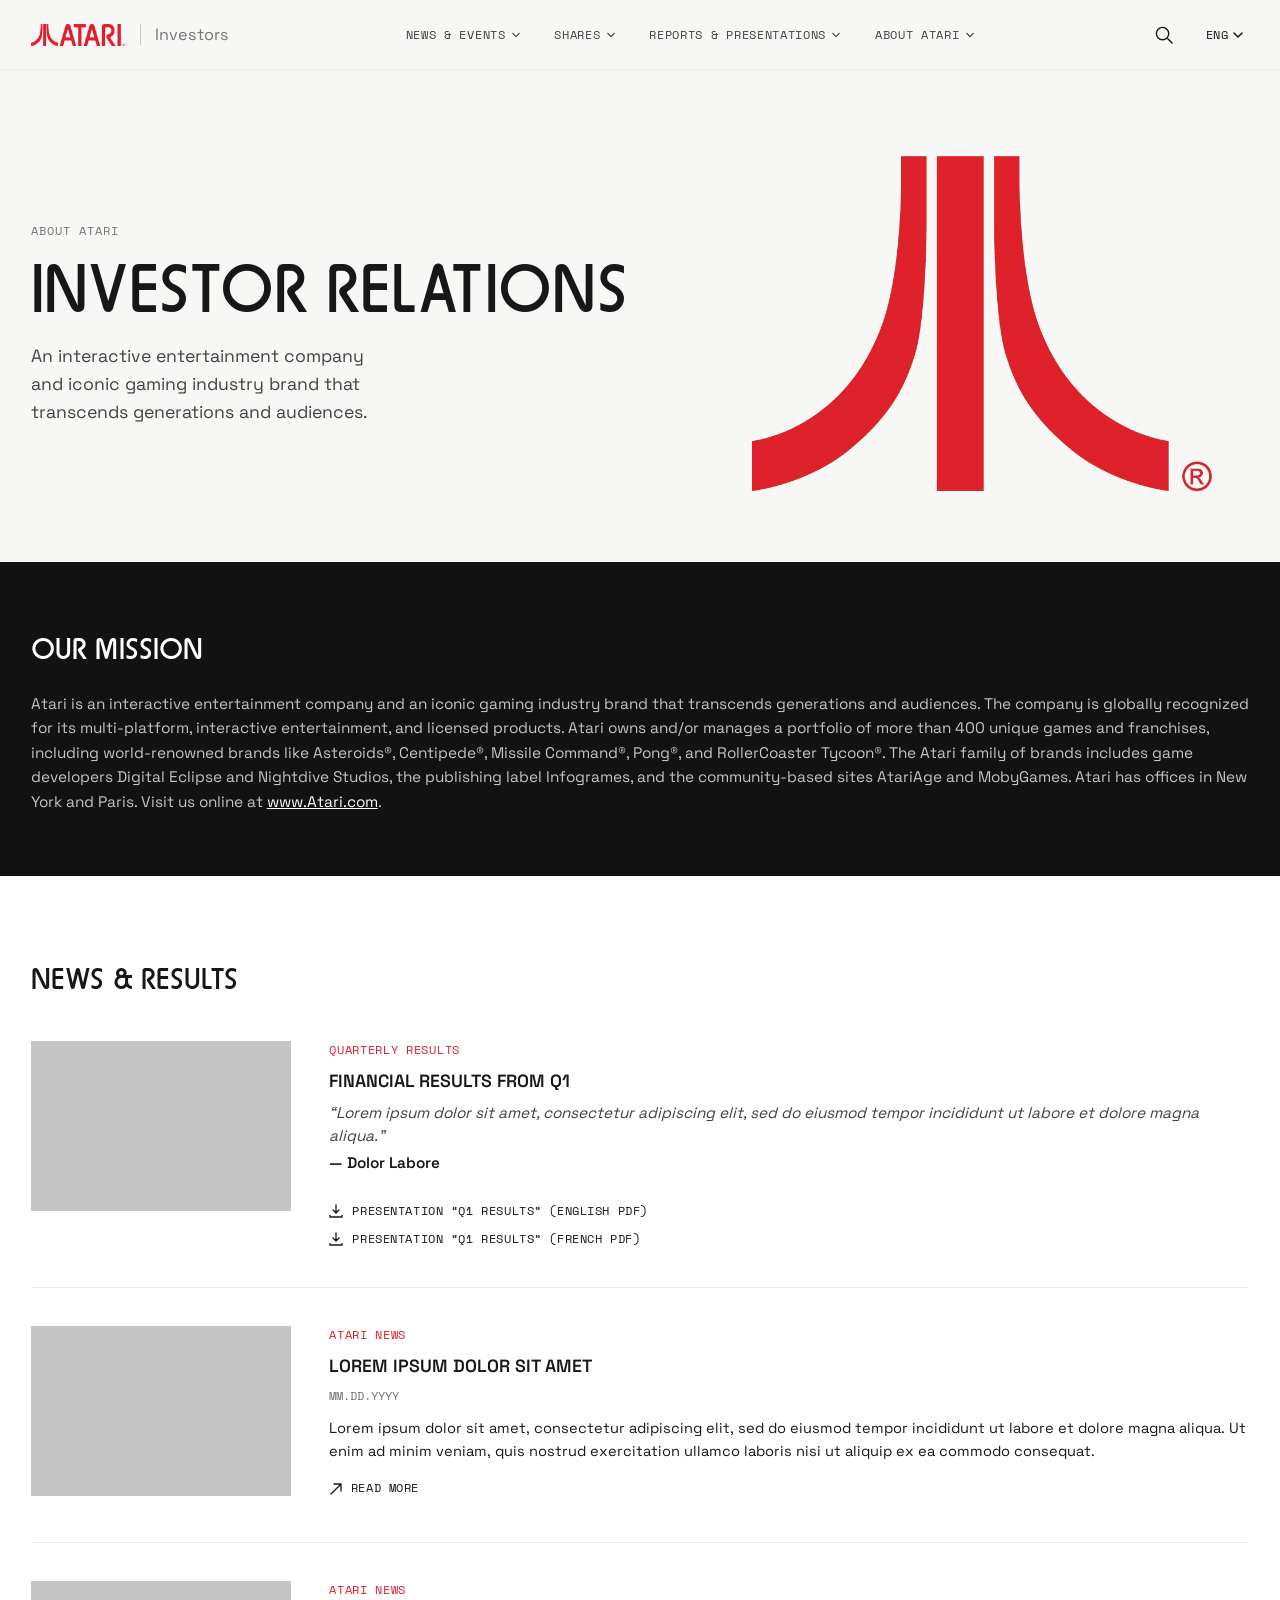
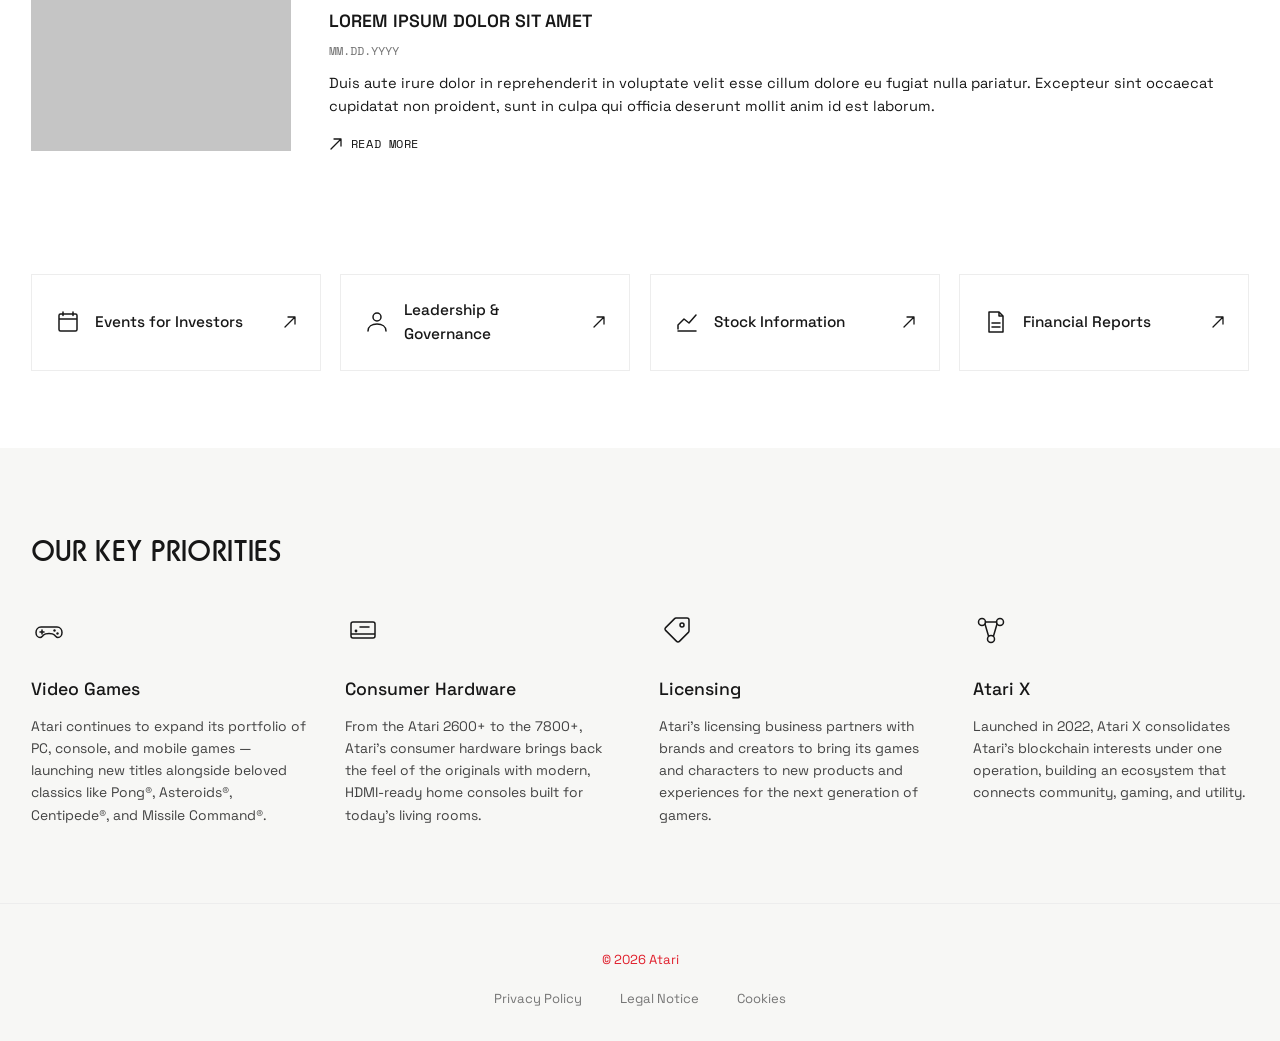
<file: index.html>
<!DOCTYPE html>
<html lang="en">
<head>
<meta charset="UTF-8">
<meta name="viewport" content="width=device-width, initial-scale=1">
<title>Investor Relations | Atari</title>
<meta name="description" content="Atari Investor Relations — financial results, reports and presentations, shares, and corporate news.">
<link rel="preconnect" href="https://fonts.googleapis.com">
<link href="https://fonts.googleapis.com/css2?family=Space+Grotesk:wght@400;500;600&family=Space+Mono&display=swap" rel="stylesheet">
<link rel="stylesheet" href="assets/css/styles.css">
</head>
<body>

<header class="site-header" data-include="assets/partials/header.html"></header>

<main>

  <section class="hero">
    <div class="hero__inner">
      <div>
        <p class="overline hero__eyebrow">About Atari</p>
        <h1>Investor Relations</h1>
        <p class="lede">An interactive entertainment company and iconic gaming industry brand that transcends generations and audiences.</p>
      </div>
      <div class="hero__mark" aria-hidden="true">
        <img src="assets/img/atari-fuji-mark.png" alt="">
      </div>
    </div>
  </section>

  <section class="mission">
    <div class="mission__inner">
      <h2>Our mission</h2>
      <p>
        Atari is an interactive entertainment company and an iconic gaming industry brand that transcends generations
        and audiences. The company is globally recognized for its multi-platform, interactive entertainment, and
        licensed products. Atari owns and/or manages a portfolio of more than 400 unique games and franchises,
        including world-renowned brands like Asteroids&reg;, Centipede&reg;, Missile Command&reg;, Pong&reg;, and
        RollerCoaster Tycoon&reg;. The Atari family of brands includes game developers Digital Eclipse and Nightdive
        Studios, the publishing label Infogrames, and the community-based sites AtariAge and MobyGames. Atari has
        offices in New York and Paris. Visit us online at <a href="https://www.atari.com" target="_blank" rel="noopener">www.Atari.com</a>.
      </p>
    </div>
  </section>

  <section class="block">
    <div class="container">
      <h2 class="section-heading">News &amp; Results</h2>
      <div class="feed">
        <article class="feed-item">
          <div class="feed-item__media">
            <div class="placeholder" role="img" aria-label="Q1 results presentation thumbnail"></div>
          </div>
          <div class="feed-item__body">
            <span class="feed-item__tag">Quarterly Results</span>
            <h3 class="feed-item__title">Financial Results from Q1</h3>
            <p class="feed-item__quote">
              &ldquo;Lorem ipsum dolor sit amet, consectetur adipiscing elit, sed do eiusmod tempor incididunt ut
              labore et dolore magna aliqua.&rdquo;
              <span class="feed-item__quote-author">&mdash; Dolor Labore</span>
            </p>
            <div class="feed-item__links">
              <a class="doc-link doc-link--quiet" href="#">
                <svg width="14" height="14" viewBox="0 0 14 14" fill="none" aria-hidden="true"><path d="M7 1V9M7 9L4 6M7 9L10 6" stroke="currentColor" stroke-width="1.3" stroke-linecap="round" stroke-linejoin="round"/><path d="M1 11V13H13V11" stroke="currentColor" stroke-width="1.3"/></svg>
                Presentation &ldquo;Q1 Results&rdquo; (English PDF)
              </a>
              <a class="doc-link doc-link--quiet" href="#">
                <svg width="14" height="14" viewBox="0 0 14 14" fill="none" aria-hidden="true"><path d="M7 1V9M7 9L4 6M7 9L10 6" stroke="currentColor" stroke-width="1.3" stroke-linecap="round" stroke-linejoin="round"/><path d="M1 11V13H13V11" stroke="currentColor" stroke-width="1.3"/></svg>
                Presentation &ldquo;Q1 Results&rdquo; (French PDF)
              </a>
            </div>
          </div>
        </article>

        <article class="feed-item">
          <div class="feed-item__media">
            <div class="placeholder" role="img" aria-label="News thumbnail"></div>
          </div>
          <div class="feed-item__body">
            <span class="feed-item__tag">Atari News</span>
            <h3 class="feed-item__title">Lorem ipsum dolor sit amet</h3>
            <span class="feed-item__date">MM.DD.YYYY</span>
            <p class="feed-item__text">
              Lorem ipsum dolor sit amet, consectetur adipiscing elit, sed do eiusmod tempor incididunt ut labore et
              dolore magna aliqua. Ut enim ad minim veniam, quis nostrud exercitation ullamco laboris nisi ut aliquip
              ex ea commodo consequat.
            </p>
            <a class="read-more" href="#">
              <svg width="14" height="14" viewBox="0 0 14 14" fill="none" aria-hidden="true"><path d="M2 12L12 2M12 2H5M12 2V9" stroke="currentColor" stroke-width="1.3" stroke-linecap="round" stroke-linejoin="round"/></svg>
              Read more
            </a>
          </div>
        </article>

        <article class="feed-item">
          <div class="feed-item__media">
            <div class="placeholder" role="img" aria-label="News thumbnail"></div>
          </div>
          <div class="feed-item__body">
            <span class="feed-item__tag">Atari News</span>
            <h3 class="feed-item__title">Lorem ipsum dolor sit amet</h3>
            <span class="feed-item__date">MM.DD.YYYY</span>
            <p class="feed-item__text">
              Duis aute irure dolor in reprehenderit in voluptate velit esse cillum dolore eu fugiat nulla pariatur.
              Excepteur sint occaecat cupidatat non proident, sunt in culpa qui officia deserunt mollit anim id est
              laborum.
            </p>
            <a class="read-more" href="#">
              <svg width="14" height="14" viewBox="0 0 14 14" fill="none" aria-hidden="true"><path d="M2 12L12 2M12 2H5M12 2V9" stroke="currentColor" stroke-width="1.3" stroke-linecap="round" stroke-linejoin="round"/></svg>
              Read more
            </a>
          </div>
        </article>
      </div>
    </div>
  </section>

  <section class="block" style="padding-top:0;">
    <div class="container">
      <div class="quick-links">
        <a class="quick-link" href="general-meetings.html">
          <svg class="quick-link__icon" width="26" height="26" viewBox="0 0 26 26" fill="none" aria-hidden="true"><rect x="4" y="5" width="18" height="17" rx="1.5" stroke="currentColor" stroke-width="1.5"/><path d="M4 10H22" stroke="currentColor" stroke-width="1.5"/><path d="M8 3V6.5M18 3V6.5" stroke="currentColor" stroke-width="1.5" stroke-linecap="round"/></svg>
          <span class="quick-link__label">Events for Investors</span>
          <svg class="quick-link__arrow" width="14" height="14" viewBox="0 0 14 14" fill="none" aria-hidden="true"><path d="M2 12L12 2M12 2H5M12 2V9" stroke="currentColor" stroke-width="1.3" stroke-linecap="round" stroke-linejoin="round"/></svg>
        </a>
        <a class="quick-link" href="leadership-governance.html">
          <svg class="quick-link__icon" width="26" height="26" viewBox="0 0 26 26" fill="none" aria-hidden="true"><circle cx="13" cy="8" r="4" stroke="currentColor" stroke-width="1.5"/><path d="M4 22C4 17.5 8 15 13 15C18 15 22 17.5 22 22" stroke="currentColor" stroke-width="1.5" stroke-linecap="round"/></svg>
          <span class="quick-link__label">Leadership &amp; Governance</span>
          <svg class="quick-link__arrow" width="14" height="14" viewBox="0 0 14 14" fill="none" aria-hidden="true"><path d="M2 12L12 2M12 2H5M12 2V9" stroke="currentColor" stroke-width="1.3" stroke-linecap="round" stroke-linejoin="round"/></svg>
        </a>
        <a class="quick-link" href="stock.html">
          <svg class="quick-link__icon" width="26" height="26" viewBox="0 0 26 26" fill="none" aria-hidden="true"><path d="M4 20V16L10 10L15 14L22 6" stroke="currentColor" stroke-width="1.5" stroke-linecap="round" stroke-linejoin="round"/><path d="M4 22H22" stroke="currentColor" stroke-width="1.5" stroke-linecap="round"/></svg>
          <span class="quick-link__label">Stock Information</span>
          <svg class="quick-link__arrow" width="14" height="14" viewBox="0 0 14 14" fill="none" aria-hidden="true"><path d="M2 12L12 2M12 2H5M12 2V9" stroke="currentColor" stroke-width="1.3" stroke-linecap="round" stroke-linejoin="round"/></svg>
        </a>
        <a class="quick-link" href="financial-reports.html">
          <svg class="quick-link__icon" width="26" height="26" viewBox="0 0 26 26" fill="none" aria-hidden="true"><path d="M6 3H16L20 7V23H6V3Z" stroke="currentColor" stroke-width="1.5" stroke-linejoin="round"/><path d="M16 3V7H20" stroke="currentColor" stroke-width="1.5" stroke-linejoin="round"/><path d="M9 14H17M9 18H17" stroke="currentColor" stroke-width="1.5" stroke-linecap="round"/></svg>
          <span class="quick-link__label">Financial Reports</span>
          <svg class="quick-link__arrow" width="14" height="14" viewBox="0 0 14 14" fill="none" aria-hidden="true"><path d="M2 12L12 2M12 2H5M12 2V9" stroke="currentColor" stroke-width="1.3" stroke-linecap="round" stroke-linejoin="round"/></svg>
        </a>
      </div>
    </div>
  </section>

  <section class="priorities">
    <div class="container">
      <h2 class="section-heading">Our Key Priorities</h2>
      <div class="priorities__grid">
        <div class="priorities__card">
          <div class="priorities__icon" aria-hidden="true">
            <svg width="36" height="36" viewBox="0 0 36 36" fill="none"><path d="M10 15H26C29 15 31 17.5 31 20.5C31 23.5 29 25.5 27 25.5C25.5 25.5 25 24.5 23.5 23C22.5 22 21 21.5 18 21.5C15 21.5 13.5 22 12.5 23C11 24.5 10.5 25.5 9 25.5C7 25.5 5 23.5 5 20.5C5 17.5 7 15 10 15Z" stroke="currentColor" stroke-width="1.5" stroke-linejoin="round"/><path d="M11 18V22M9 20H13" stroke="currentColor" stroke-width="1.5" stroke-linecap="round"/><circle cx="23.5" cy="18.5" r="1.2" fill="currentColor"/><circle cx="26.5" cy="21.5" r="1.2" fill="currentColor"/></svg>
          </div>
          <h3>Video Games</h3>
          <p>Atari continues to expand its portfolio of PC, console, and mobile games &mdash; launching new titles alongside beloved classics like Pong&reg;, Asteroids&reg;, Centipede&reg;, and Missile Command&reg;.</p>
        </div>
        <div class="priorities__card">
          <div class="priorities__icon" aria-hidden="true">
            <svg width="36" height="36" viewBox="0 0 36 36" fill="none"><rect x="6" y="10" width="24" height="16" rx="2" stroke="currentColor" stroke-width="1.5"/><path d="M6 22H30" stroke="currentColor" stroke-width="1.5"/><circle cx="11" cy="19" r="1.4" fill="currentColor"/><path d="M15 15H24" stroke="currentColor" stroke-width="1.5" stroke-linecap="round"/></svg>
          </div>
          <h3>Consumer Hardware</h3>
          <p>From the Atari 2600+ to the 7800+, Atari's consumer hardware brings back the feel of the originals with modern, HDMI-ready home consoles built for today's living rooms.</p>
        </div>
        <div class="priorities__card">
          <div class="priorities__icon" aria-hidden="true">
            <svg width="36" height="36" viewBox="0 0 36 36" fill="none"><path d="M17 6H28C29.1 6 30 6.9 30 8V19C30 19.5 29.8 20 29.4 20.4L20.4 29.4C19.6 30.2 18.4 30.2 17.6 29.4L6.6 18.4C5.8 17.6 5.8 16.4 6.6 15.6L15.6 6.6C16 6.2 16.5 6 17 6Z" stroke="currentColor" stroke-width="1.5" stroke-linejoin="round"/><circle cx="23" cy="13" r="2" stroke="currentColor" stroke-width="1.5"/></svg>
          </div>
          <h3>Licensing</h3>
          <p>Atari's licensing business partners with brands and creators to bring its games and characters to new products and experiences for the next generation of gamers.</p>
        </div>
        <div class="priorities__card">
          <div class="priorities__icon" aria-hidden="true">
            <svg width="36" height="36" viewBox="0 0 36 36" fill="none"><circle cx="9" cy="10" r="3.5" stroke="currentColor" stroke-width="1.5"/><circle cx="27" cy="10" r="3.5" stroke="currentColor" stroke-width="1.5"/><circle cx="18" cy="27" r="3.5" stroke="currentColor" stroke-width="1.5"/><path d="M12 12L15.5 24M24 12L20.5 24M12.3 10H23.7" stroke="currentColor" stroke-width="1.5" stroke-linecap="round"/></svg>
          </div>
          <h3>Atari X</h3>
          <p>Launched in 2022, Atari X consolidates Atari's blockchain interests under one operation, building an ecosystem that connects community, gaming, and utility.</p>
        </div>
      </div>
    </div>
  </section>

</main>

<footer class="site-footer" data-include="assets/partials/footer.html"></footer>

<script src="assets/js/include.js"></script>
<script src="assets/js/main.js"></script>
</body>
</html>
</file>
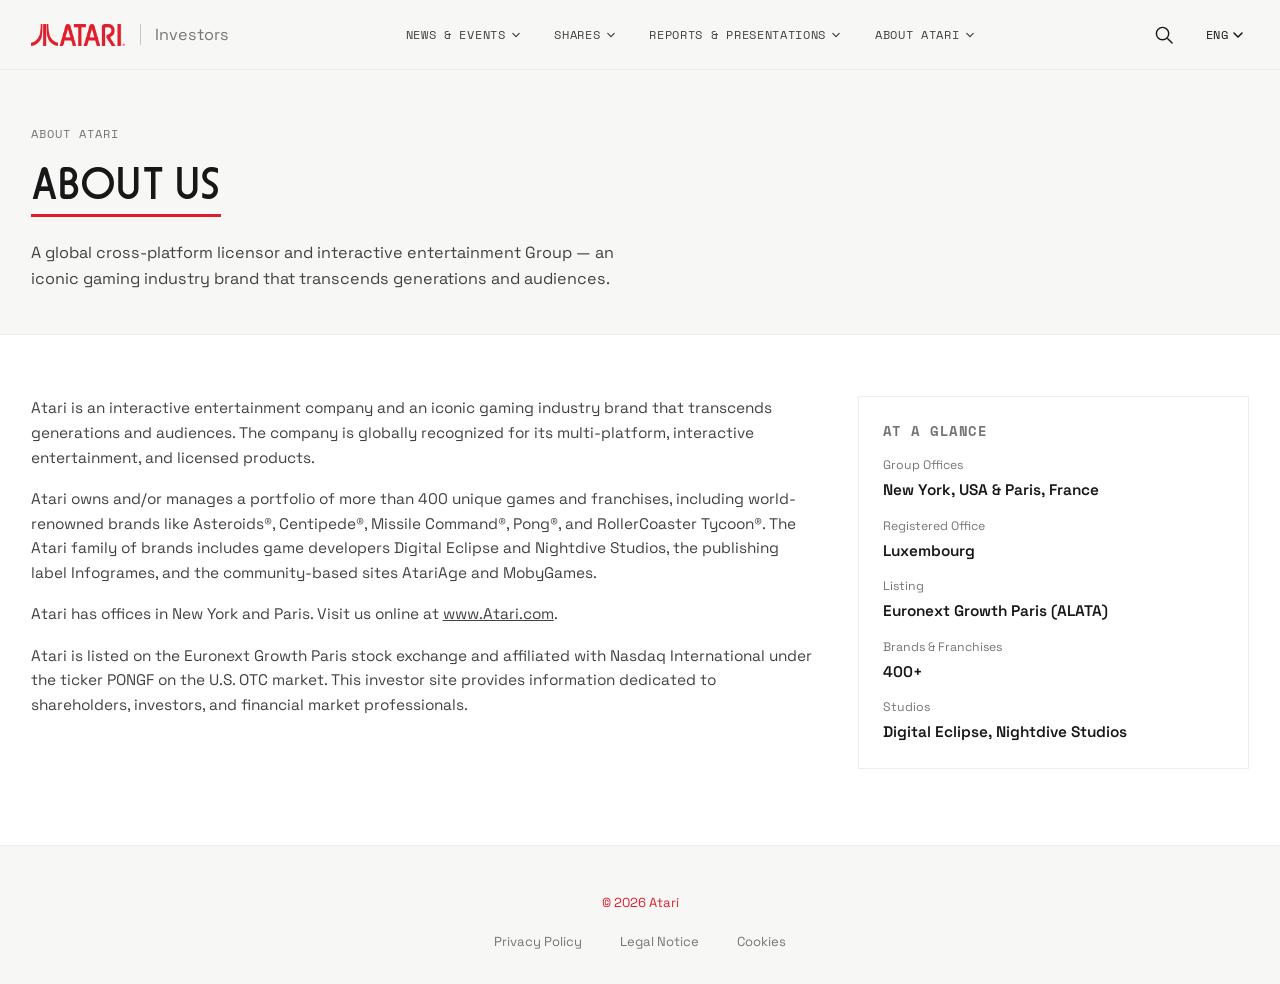
<file: about-us.html>
<!DOCTYPE html>
<html lang="en">
<head>
<meta charset="UTF-8">
<meta name="viewport" content="width=device-width, initial-scale=1">
<title>About Us | Atari Investors</title>
<meta name="description" content="About Atari — company overview, brands, and history.">
<link rel="preconnect" href="https://fonts.googleapis.com">
<link href="https://fonts.googleapis.com/css2?family=Space+Grotesk:wght@400;500;600&family=Space+Mono&display=swap" rel="stylesheet">
<link rel="stylesheet" href="assets/css/styles.css">
</head>
<body>

<header class="site-header" data-include="assets/partials/header.html"></header>

<main>
  <section class="page-banner">
    <div class="container">
      <p class="overline page-banner__eyebrow">About Atari</p>
      <h1>About Us</h1>
      <p class="lede">A global cross-platform licensor and interactive entertainment Group &mdash; an iconic gaming industry brand that transcends generations and audiences.</p>
    </div>
  </section>

  <section class="page-content">
    <div class="container content-grid">
      <div>
        <p>
          Atari is an interactive entertainment company and an iconic gaming industry brand that transcends
          generations and audiences. The company is globally recognized for its multi-platform, interactive
          entertainment, and licensed products.
        </p>
        <p>
          Atari owns and/or manages a portfolio of more than 400 unique games and franchises, including
          world-renowned brands like Asteroids&reg;, Centipede&reg;, Missile Command&reg;, Pong&reg;, and
          RollerCoaster Tycoon&reg;. The Atari family of brands includes game developers Digital Eclipse and
          Nightdive Studios, the publishing label Infogrames, and the community-based sites AtariAge and
          MobyGames.
        </p>
        <p>
          Atari has offices in New York and Paris. Visit us online at <a href="https://www.atari.com" target="_blank" rel="noopener">www.Atari.com</a>.
        </p>
        <p>
          Atari is listed on the Euronext Growth Paris stock exchange and affiliated with Nasdaq International
          under the ticker PONGF on the U.S. OTC market. This investor site provides information dedicated to
          shareholders, investors, and financial market professionals.
        </p>
      </div>
      <aside>
        <div class="info-card">
          <h3>At a Glance</h3>
          <dl>
            <dt>Group Offices</dt>
            <dd>New York, USA &amp; Paris, France</dd>
            <dt>Registered Office</dt>
            <dd>Luxembourg</dd>
            <dt>Listing</dt>
            <dd>Euronext Growth Paris (ALATA)</dd>
            <dt>Brands &amp; Franchises</dt>
            <dd>400+</dd>
            <dt>Studios</dt>
            <dd>Digital Eclipse, Nightdive Studios</dd>
          </dl>
        </div>
      </aside>
    </div>
  </section>
</main>

<footer class="site-footer" data-include="assets/partials/footer.html"></footer>

<script src="assets/js/include.js"></script>
<script src="assets/js/main.js"></script>
</body>
</html>
</file>
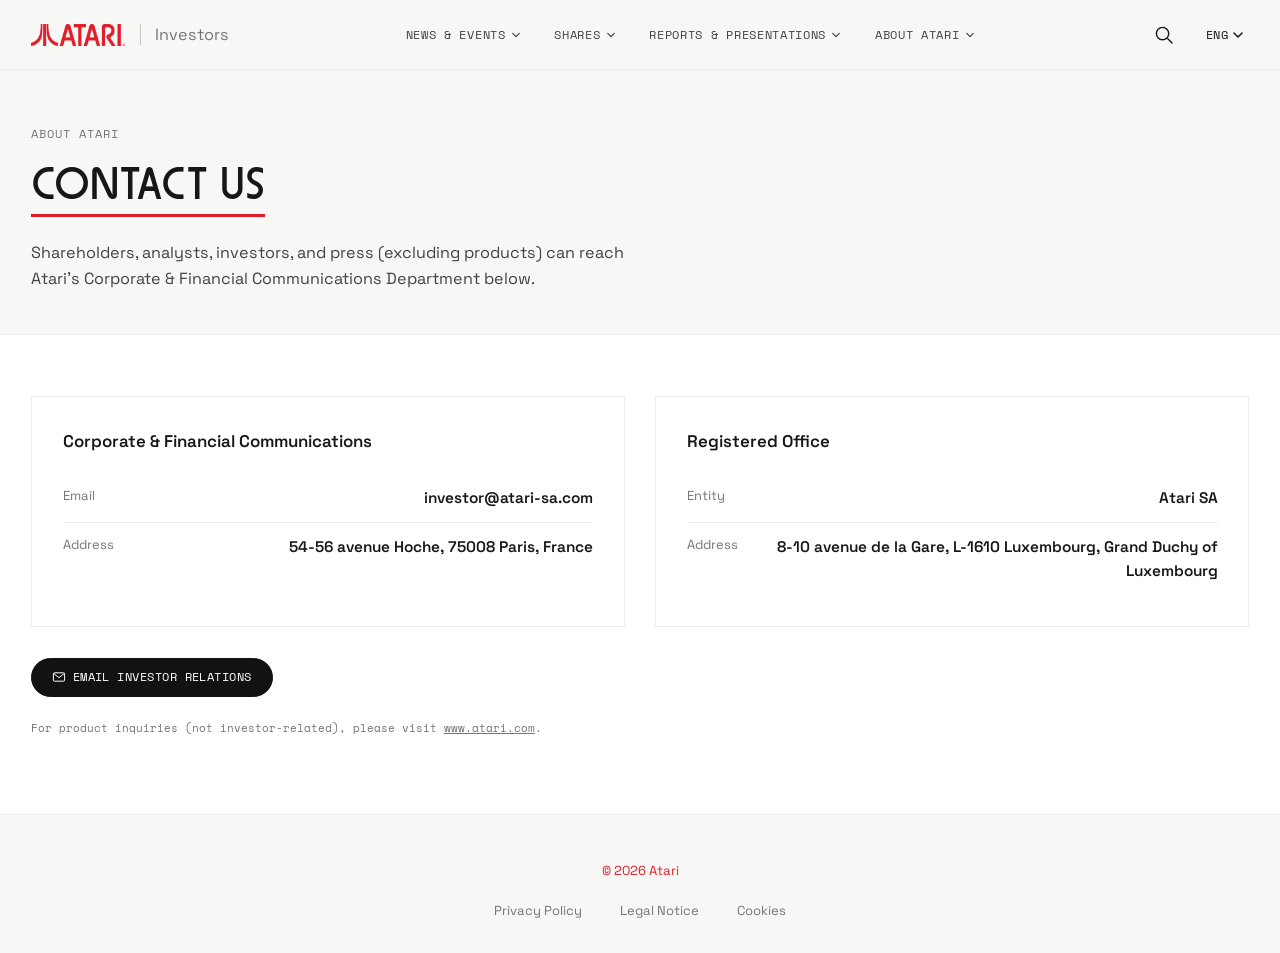
<file: contact-us.html>
<!DOCTYPE html>
<html lang="en">
<head>
<meta charset="UTF-8">
<meta name="viewport" content="width=device-width, initial-scale=1">
<title>Contact Us | Atari Investors</title>
<meta name="description" content="Contact Atari Investor Relations.">
<link rel="preconnect" href="https://fonts.googleapis.com">
<link href="https://fonts.googleapis.com/css2?family=Space+Grotesk:wght@400;500;600&family=Space+Mono&display=swap" rel="stylesheet">
<link rel="stylesheet" href="assets/css/styles.css">
</head>
<body>

<header class="site-header" data-include="assets/partials/header.html"></header>

<main>
  <section class="page-banner">
    <div class="container">
      <p class="overline page-banner__eyebrow">About Atari</p>
      <h1>Contact Us</h1>
      <p class="lede">Shareholders, analysts, investors, and press (excluding products) can reach Atari's Corporate &amp; Financial Communications Department below.</p>
    </div>
  </section>

  <section class="page-content">
    <div class="container contact-grid">
      <div class="contact-card">
        <h3>Corporate &amp; Financial Communications</h3>
        <div class="contact-card__row">
          <span class="contact-card__label">Email</span>
          <span class="contact-card__value"><a href="mailto:investor@atari-sa.com">investor@atari-sa.com</a></span>
        </div>
        <div class="contact-card__row">
          <span class="contact-card__label">Address</span>
          <span class="contact-card__value">54-56 avenue Hoche, 75008 Paris, France</span>
        </div>
      </div>

      <div class="contact-card">
        <h3>Registered Office</h3>
        <div class="contact-card__row">
          <span class="contact-card__label">Entity</span>
          <span class="contact-card__value">Atari SA</span>
        </div>
        <div class="contact-card__row">
          <span class="contact-card__label">Address</span>
          <span class="contact-card__value">8-10 avenue de la Gare, L-1610 Luxembourg, Grand Duchy of Luxembourg</span>
        </div>
      </div>
    </div>

    <div class="container" style="margin-top:2rem;">
      <a class="pill-btn" href="mailto:investor@atari-sa.com">
        <svg width="14" height="14" viewBox="0 0 20 20" fill="none" aria-hidden="true"><rect x="2" y="4" width="16" height="12" rx="1.5" stroke="currentColor" stroke-width="1.4"/><path d="M3 5.5L10 11L17 5.5" stroke="currentColor" stroke-width="1.4" stroke-linecap="round"/></svg>
        Email Investor Relations
      </a>
      <p class="chart-disclaimer" style="margin-top:1.5rem;">For product inquiries (not investor-related), please visit <a href="https://www.atari.com" target="_blank" rel="noopener">www.atari.com</a>.</p>
    </div>
  </section>
</main>

<footer class="site-footer" data-include="assets/partials/footer.html"></footer>

<script src="assets/js/include.js"></script>
<script src="assets/js/main.js"></script>
</body>
</html>
</file>
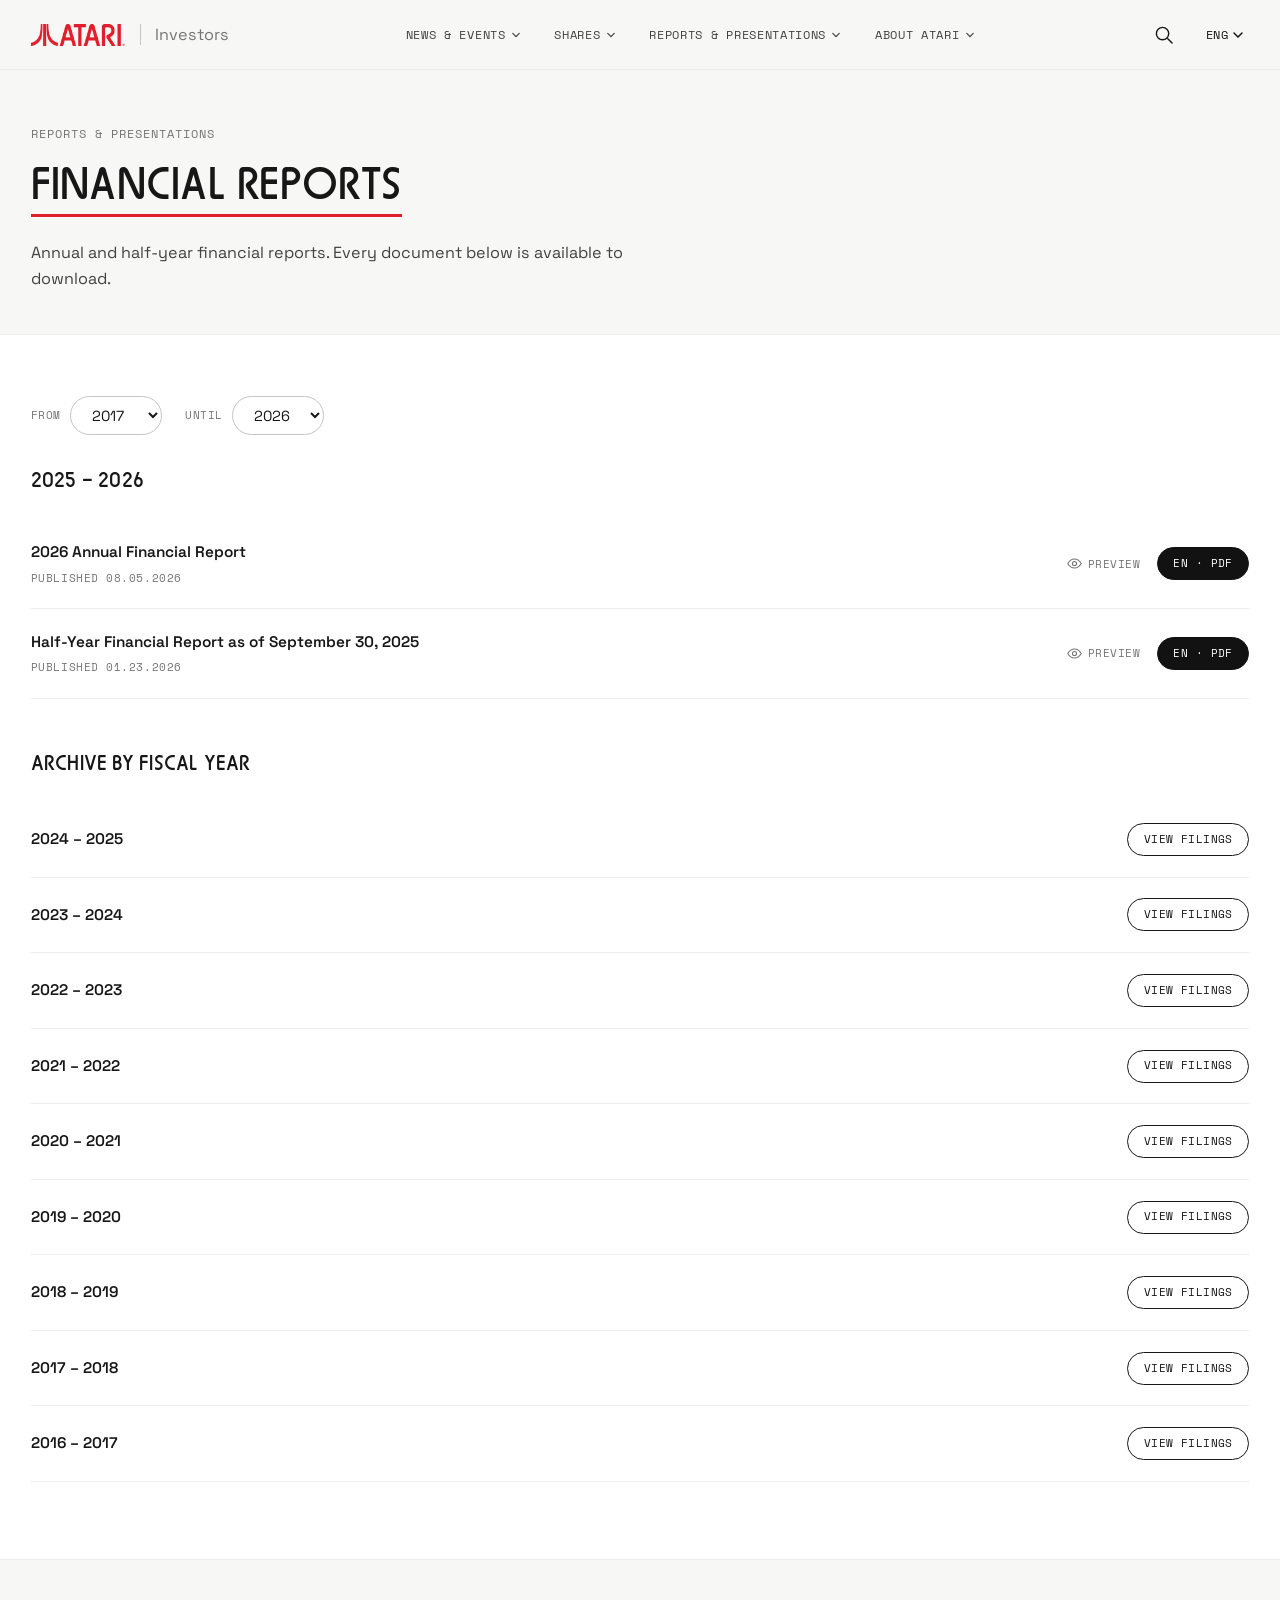
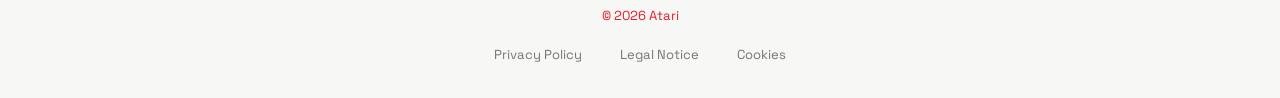
<file: financial-reports.html>
<!DOCTYPE html>
<html lang="en">
<head>
<meta charset="UTF-8">
<meta name="viewport" content="width=device-width, initial-scale=1">
<title>Financial Reports | Atari Investors</title>
<meta name="description" content="Atari annual and half-year financial reports, available for download.">
<link rel="preconnect" href="https://fonts.googleapis.com">
<link href="https://fonts.googleapis.com/css2?family=Space+Grotesk:wght@400;500;600&family=Space+Mono&display=swap" rel="stylesheet">
<link rel="stylesheet" href="assets/css/styles.css">
</head>
<body>

<header class="site-header" data-include="assets/partials/header.html"></header>

<main>
  <section class="page-banner">
    <div class="container">
      <p class="overline page-banner__eyebrow">Reports &amp; Presentations</p>
      <h1>Financial Reports</h1>
      <p class="lede">Annual and half-year financial reports. Every document below is available to download.</p>
    </div>
  </section>

  <section class="page-content">
    <div class="container">

      <div class="year-filter" data-year-filter="page">
        <div class="year-filter__field">
          <span class="year-filter__label">From</span>
          <select class="year-filter__select" data-role="from" aria-label="From year"></select>
        </div>
        <div class="year-filter__field">
          <span class="year-filter__label">Until</span>
          <select class="year-filter__select" data-role="until" aria-label="Until year"></select>
        </div>
      </div>

      <h2 class="subsection-heading">2025 &ndash; 2026</h2>
      <div class="doc-list">
        <div class="doc-row" data-year="2026">
          <div class="doc-row__meta">
            <span class="doc-row__title">2026 Annual Financial Report</span>
            <span class="doc-row__date">Published 08.05.2026</span>
          </div>
          <div class="doc-row__actions"><button class="doc-preview-btn" type="button" aria-label="Preview document"><svg width="15" height="15" viewBox="0 0 20 20" fill="none" aria-hidden="true"><path d="M1 10C1 10 4.5 4 10 4C15.5 4 19 10 19 10C19 10 15.5 16 10 16C4.5 16 1 10 1 10Z" stroke="currentColor" stroke-width="1.4" stroke-linejoin="round"/><circle cx="10" cy="10" r="2.75" stroke="currentColor" stroke-width="1.4"/></svg>Preview</button>
            <a class="pill-btn pill-btn--sm" href="#">EN &middot; PDF</a>
          </div>
        </div>
        <div class="doc-row" data-year="2025">
          <div class="doc-row__meta">
            <span class="doc-row__title">Half-Year Financial Report as of September 30, 2025</span>
            <span class="doc-row__date">Published 01.23.2026</span>
          </div>
          <div class="doc-row__actions"><button class="doc-preview-btn" type="button" aria-label="Preview document"><svg width="15" height="15" viewBox="0 0 20 20" fill="none" aria-hidden="true"><path d="M1 10C1 10 4.5 4 10 4C15.5 4 19 10 19 10C19 10 15.5 16 10 16C4.5 16 1 10 1 10Z" stroke="currentColor" stroke-width="1.4" stroke-linejoin="round"/><circle cx="10" cy="10" r="2.75" stroke="currentColor" stroke-width="1.4"/></svg>Preview</button>
            <a class="pill-btn pill-btn--sm" href="#">EN &middot; PDF</a>
          </div>
        </div>
      </div>

      <h2 class="subsection-heading" style="margin-top:3rem;">Archive by Fiscal Year</h2>
      <div class="doc-list">
        <div class="doc-row" data-year="2025"><div class="doc-row__meta"><span class="doc-row__title">2024 &ndash; 2025</span></div><div class="doc-row__actions"><a class="pill-btn pill-btn--sm pill-btn--ghost" href="#">View filings</a></div></div>
        <div class="doc-row" data-year="2024"><div class="doc-row__meta"><span class="doc-row__title">2023 &ndash; 2024</span></div><div class="doc-row__actions"><a class="pill-btn pill-btn--sm pill-btn--ghost" href="#">View filings</a></div></div>
        <div class="doc-row" data-year="2023"><div class="doc-row__meta"><span class="doc-row__title">2022 &ndash; 2023</span></div><div class="doc-row__actions"><a class="pill-btn pill-btn--sm pill-btn--ghost" href="#">View filings</a></div></div>
        <div class="doc-row" data-year="2022"><div class="doc-row__meta"><span class="doc-row__title">2021 &ndash; 2022</span></div><div class="doc-row__actions"><a class="pill-btn pill-btn--sm pill-btn--ghost" href="#">View filings</a></div></div>
        <div class="doc-row" data-year="2021"><div class="doc-row__meta"><span class="doc-row__title">2020 &ndash; 2021</span></div><div class="doc-row__actions"><a class="pill-btn pill-btn--sm pill-btn--ghost" href="#">View filings</a></div></div>
        <div class="doc-row" data-year="2020"><div class="doc-row__meta"><span class="doc-row__title">2019 &ndash; 2020</span></div><div class="doc-row__actions"><a class="pill-btn pill-btn--sm pill-btn--ghost" href="#">View filings</a></div></div>
        <div class="doc-row" data-year="2019"><div class="doc-row__meta"><span class="doc-row__title">2018 &ndash; 2019</span></div><div class="doc-row__actions"><a class="pill-btn pill-btn--sm pill-btn--ghost" href="#">View filings</a></div></div>
        <div class="doc-row" data-year="2018"><div class="doc-row__meta"><span class="doc-row__title">2017 &ndash; 2018</span></div><div class="doc-row__actions"><a class="pill-btn pill-btn--sm pill-btn--ghost" href="#">View filings</a></div></div>
        <div class="doc-row" data-year="2017"><div class="doc-row__meta"><span class="doc-row__title">2016 &ndash; 2017</span></div><div class="doc-row__actions"><a class="pill-btn pill-btn--sm pill-btn--ghost" href="#">View filings</a></div></div>
      </div>

    </div>
  </section>
</main>

<footer class="site-footer" data-include="assets/partials/footer.html"></footer>

<script src="assets/js/include.js"></script>
<script src="assets/js/main.js"></script>
<script src="assets/js/doc-filter.js"></script>
</body>
</html>
</file>
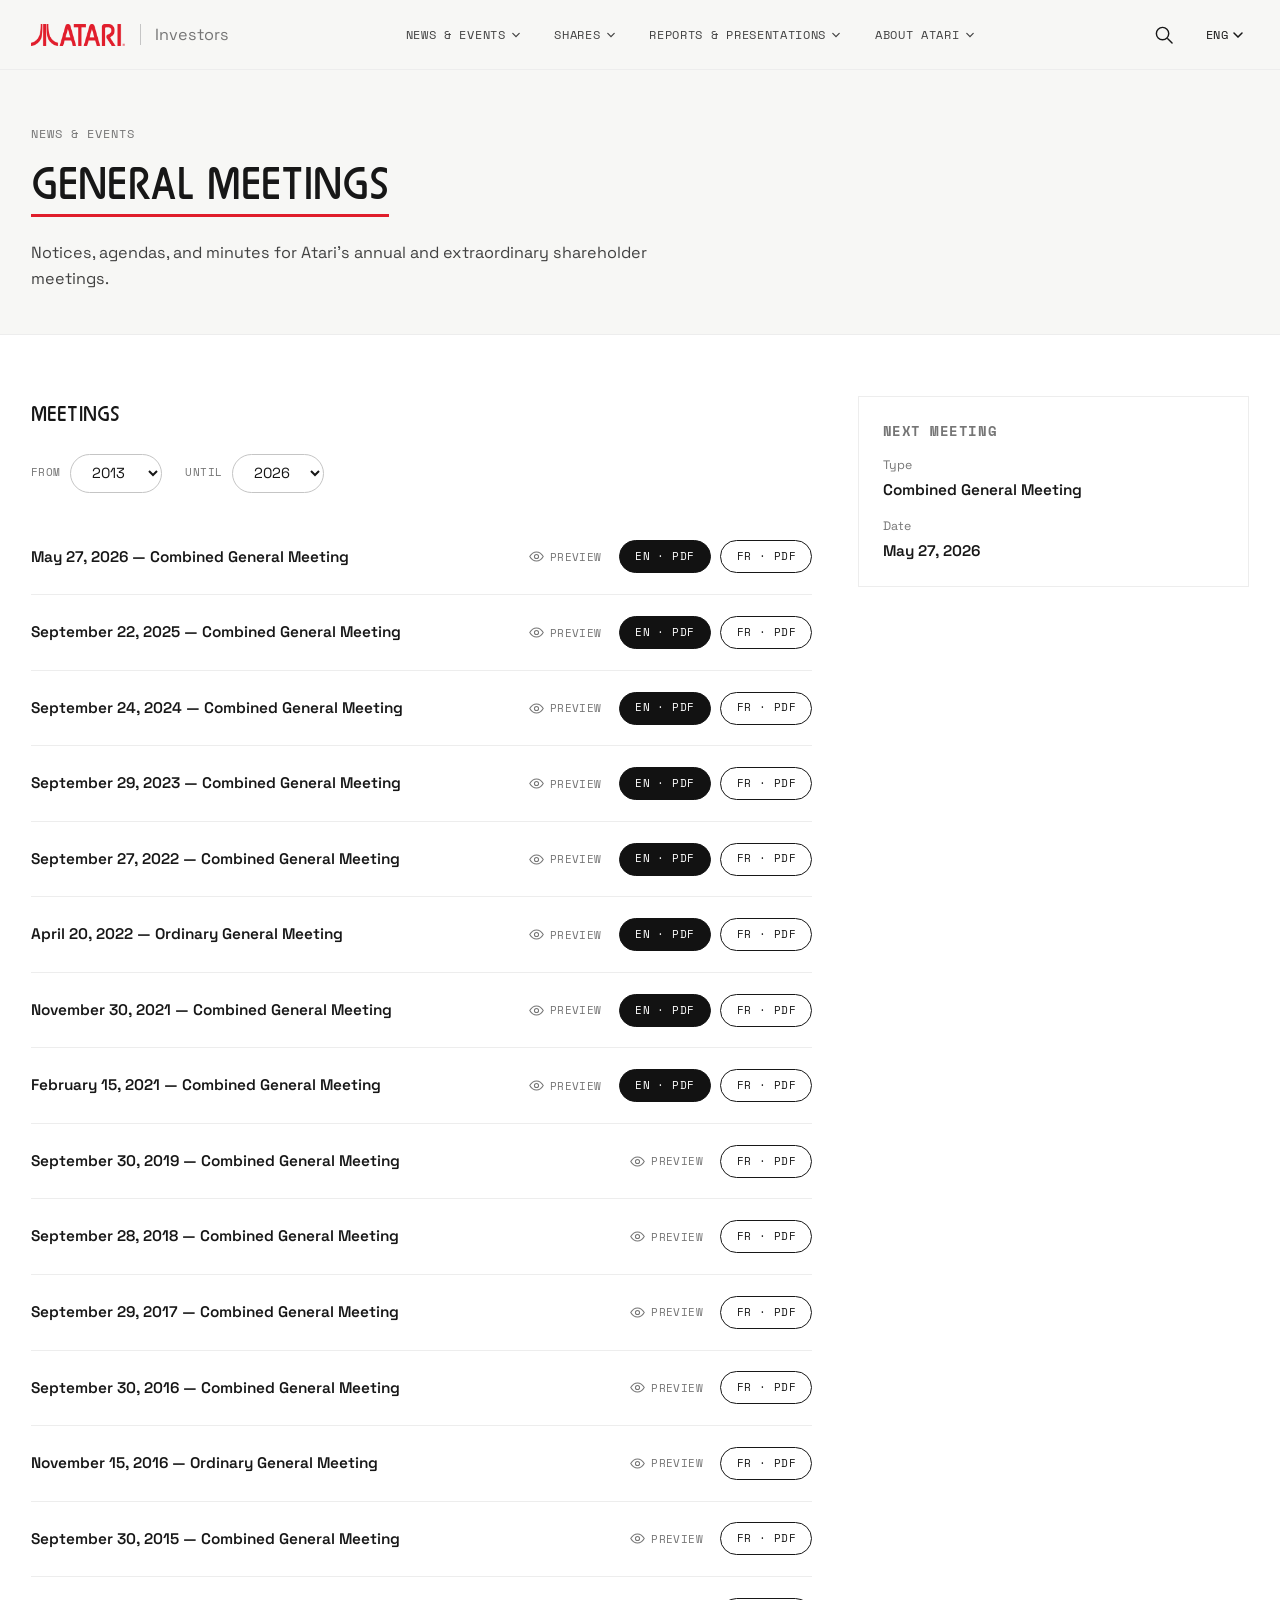
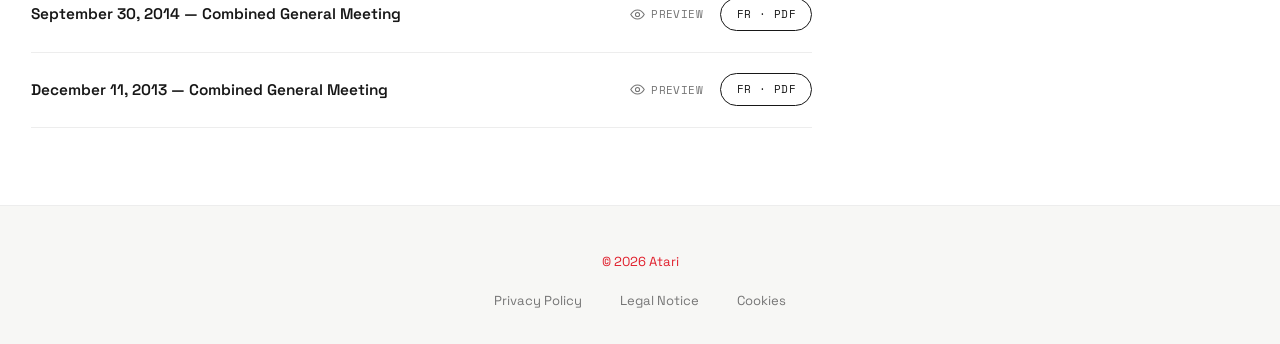
<file: general-meetings.html>
<!DOCTYPE html>
<html lang="en">
<head>
<meta charset="UTF-8">
<meta name="viewport" content="width=device-width, initial-scale=1">
<title>General Meetings | Atari Investors</title>
<meta name="description" content="Notices, agendas, and minutes for Atari shareholder general meetings.">
<link rel="preconnect" href="https://fonts.googleapis.com">
<link href="https://fonts.googleapis.com/css2?family=Space+Grotesk:wght@400;500;600&family=Space+Mono&display=swap" rel="stylesheet">
<link rel="stylesheet" href="assets/css/styles.css">
</head>
<body>

<header class="site-header" data-include="assets/partials/header.html"></header>

<main>
  <section class="page-banner">
    <div class="container">
      <p class="overline page-banner__eyebrow">News &amp; Events</p>
      <h1>General Meetings</h1>
      <p class="lede">Notices, agendas, and minutes for Atari's annual and extraordinary shareholder meetings.</p>
    </div>
  </section>

  <section class="page-content">
    <div class="container content-grid">
      <div>
        <h2 class="subsection-heading">Meetings</h2>
        <div class="year-filter" data-year-filter="page">
          <div class="year-filter__field">
            <span class="year-filter__label">From</span>
            <select class="year-filter__select" data-role="from" aria-label="From year"></select>
          </div>
          <div class="year-filter__field">
            <span class="year-filter__label">Until</span>
            <select class="year-filter__select" data-role="until" aria-label="Until year"></select>
          </div>
        </div>
        <div class="doc-list">
          <div class="doc-row" data-year="2026">
            <div class="doc-row__meta">
              <span class="doc-row__title">May 27, 2026 &mdash; Combined General Meeting</span>
            </div>
            <div class="doc-row__actions"><button class="doc-preview-btn" type="button" aria-label="Preview document"><svg width="15" height="15" viewBox="0 0 20 20" fill="none" aria-hidden="true"><path d="M1 10C1 10 4.5 4 10 4C15.5 4 19 10 19 10C19 10 15.5 16 10 16C4.5 16 1 10 1 10Z" stroke="currentColor" stroke-width="1.4" stroke-linejoin="round"/><circle cx="10" cy="10" r="2.75" stroke="currentColor" stroke-width="1.4"/></svg>Preview</button>
              <a class="pill-btn pill-btn--sm" href="#">EN &middot; PDF</a>
              <a class="pill-btn pill-btn--sm pill-btn--ghost" href="#">FR &middot; PDF</a>
            </div>
          </div>
          <div class="doc-row" data-year="2025">
            <div class="doc-row__meta">
              <span class="doc-row__title">September 22, 2025 &mdash; Combined General Meeting</span>
            </div>
            <div class="doc-row__actions"><button class="doc-preview-btn" type="button" aria-label="Preview document"><svg width="15" height="15" viewBox="0 0 20 20" fill="none" aria-hidden="true"><path d="M1 10C1 10 4.5 4 10 4C15.5 4 19 10 19 10C19 10 15.5 16 10 16C4.5 16 1 10 1 10Z" stroke="currentColor" stroke-width="1.4" stroke-linejoin="round"/><circle cx="10" cy="10" r="2.75" stroke="currentColor" stroke-width="1.4"/></svg>Preview</button>
              <a class="pill-btn pill-btn--sm" href="#">EN &middot; PDF</a>
              <a class="pill-btn pill-btn--sm pill-btn--ghost" href="#">FR &middot; PDF</a>
            </div>
          </div>
          <div class="doc-row" data-year="2024">
            <div class="doc-row__meta">
              <span class="doc-row__title">September 24, 2024 &mdash; Combined General Meeting</span>
            </div>
            <div class="doc-row__actions"><button class="doc-preview-btn" type="button" aria-label="Preview document"><svg width="15" height="15" viewBox="0 0 20 20" fill="none" aria-hidden="true"><path d="M1 10C1 10 4.5 4 10 4C15.5 4 19 10 19 10C19 10 15.5 16 10 16C4.5 16 1 10 1 10Z" stroke="currentColor" stroke-width="1.4" stroke-linejoin="round"/><circle cx="10" cy="10" r="2.75" stroke="currentColor" stroke-width="1.4"/></svg>Preview</button>
              <a class="pill-btn pill-btn--sm" href="#">EN &middot; PDF</a>
              <a class="pill-btn pill-btn--sm pill-btn--ghost" href="#">FR &middot; PDF</a>
            </div>
          </div>
          <div class="doc-row" data-year="2023">
            <div class="doc-row__meta">
              <span class="doc-row__title">September 29, 2023 &mdash; Combined General Meeting</span>
            </div>
            <div class="doc-row__actions"><button class="doc-preview-btn" type="button" aria-label="Preview document"><svg width="15" height="15" viewBox="0 0 20 20" fill="none" aria-hidden="true"><path d="M1 10C1 10 4.5 4 10 4C15.5 4 19 10 19 10C19 10 15.5 16 10 16C4.5 16 1 10 1 10Z" stroke="currentColor" stroke-width="1.4" stroke-linejoin="round"/><circle cx="10" cy="10" r="2.75" stroke="currentColor" stroke-width="1.4"/></svg>Preview</button>
              <a class="pill-btn pill-btn--sm" href="#">EN &middot; PDF</a>
              <a class="pill-btn pill-btn--sm pill-btn--ghost" href="#">FR &middot; PDF</a>
            </div>
          </div>
          <div class="doc-row" data-year="2022">
            <div class="doc-row__meta">
              <span class="doc-row__title">September 27, 2022 &mdash; Combined General Meeting</span>
            </div>
            <div class="doc-row__actions"><button class="doc-preview-btn" type="button" aria-label="Preview document"><svg width="15" height="15" viewBox="0 0 20 20" fill="none" aria-hidden="true"><path d="M1 10C1 10 4.5 4 10 4C15.5 4 19 10 19 10C19 10 15.5 16 10 16C4.5 16 1 10 1 10Z" stroke="currentColor" stroke-width="1.4" stroke-linejoin="round"/><circle cx="10" cy="10" r="2.75" stroke="currentColor" stroke-width="1.4"/></svg>Preview</button>
              <a class="pill-btn pill-btn--sm" href="#">EN &middot; PDF</a>
              <a class="pill-btn pill-btn--sm pill-btn--ghost" href="#">FR &middot; PDF</a>
            </div>
          </div>
          <div class="doc-row" data-year="2022">
            <div class="doc-row__meta">
              <span class="doc-row__title">April 20, 2022 &mdash; Ordinary General Meeting</span>
            </div>
            <div class="doc-row__actions"><button class="doc-preview-btn" type="button" aria-label="Preview document"><svg width="15" height="15" viewBox="0 0 20 20" fill="none" aria-hidden="true"><path d="M1 10C1 10 4.5 4 10 4C15.5 4 19 10 19 10C19 10 15.5 16 10 16C4.5 16 1 10 1 10Z" stroke="currentColor" stroke-width="1.4" stroke-linejoin="round"/><circle cx="10" cy="10" r="2.75" stroke="currentColor" stroke-width="1.4"/></svg>Preview</button>
              <a class="pill-btn pill-btn--sm" href="#">EN &middot; PDF</a>
              <a class="pill-btn pill-btn--sm pill-btn--ghost" href="#">FR &middot; PDF</a>
            </div>
          </div>
          <div class="doc-row" data-year="2021">
            <div class="doc-row__meta">
              <span class="doc-row__title">November 30, 2021 &mdash; Combined General Meeting</span>
            </div>
            <div class="doc-row__actions"><button class="doc-preview-btn" type="button" aria-label="Preview document"><svg width="15" height="15" viewBox="0 0 20 20" fill="none" aria-hidden="true"><path d="M1 10C1 10 4.5 4 10 4C15.5 4 19 10 19 10C19 10 15.5 16 10 16C4.5 16 1 10 1 10Z" stroke="currentColor" stroke-width="1.4" stroke-linejoin="round"/><circle cx="10" cy="10" r="2.75" stroke="currentColor" stroke-width="1.4"/></svg>Preview</button>
              <a class="pill-btn pill-btn--sm" href="#">EN &middot; PDF</a>
              <a class="pill-btn pill-btn--sm pill-btn--ghost" href="#">FR &middot; PDF</a>
            </div>
          </div>
          <div class="doc-row" data-year="2021">
            <div class="doc-row__meta">
              <span class="doc-row__title">February 15, 2021 &mdash; Combined General Meeting</span>
            </div>
            <div class="doc-row__actions"><button class="doc-preview-btn" type="button" aria-label="Preview document"><svg width="15" height="15" viewBox="0 0 20 20" fill="none" aria-hidden="true"><path d="M1 10C1 10 4.5 4 10 4C15.5 4 19 10 19 10C19 10 15.5 16 10 16C4.5 16 1 10 1 10Z" stroke="currentColor" stroke-width="1.4" stroke-linejoin="round"/><circle cx="10" cy="10" r="2.75" stroke="currentColor" stroke-width="1.4"/></svg>Preview</button>
              <a class="pill-btn pill-btn--sm" href="#">EN &middot; PDF</a>
              <a class="pill-btn pill-btn--sm pill-btn--ghost" href="#">FR &middot; PDF</a>
            </div>
          </div>
          <div class="doc-row" data-year="2019">
            <div class="doc-row__meta">
              <span class="doc-row__title">September 30, 2019 &mdash; Combined General Meeting</span>
            </div>
            <div class="doc-row__actions"><button class="doc-preview-btn" type="button" aria-label="Preview document"><svg width="15" height="15" viewBox="0 0 20 20" fill="none" aria-hidden="true"><path d="M1 10C1 10 4.5 4 10 4C15.5 4 19 10 19 10C19 10 15.5 16 10 16C4.5 16 1 10 1 10Z" stroke="currentColor" stroke-width="1.4" stroke-linejoin="round"/><circle cx="10" cy="10" r="2.75" stroke="currentColor" stroke-width="1.4"/></svg>Preview</button>
              <a class="pill-btn pill-btn--sm pill-btn--ghost" href="#">FR &middot; PDF</a>
            </div>
          </div>
          <div class="doc-row" data-year="2018">
            <div class="doc-row__meta">
              <span class="doc-row__title">September 28, 2018 &mdash; Combined General Meeting</span>
            </div>
            <div class="doc-row__actions"><button class="doc-preview-btn" type="button" aria-label="Preview document"><svg width="15" height="15" viewBox="0 0 20 20" fill="none" aria-hidden="true"><path d="M1 10C1 10 4.5 4 10 4C15.5 4 19 10 19 10C19 10 15.5 16 10 16C4.5 16 1 10 1 10Z" stroke="currentColor" stroke-width="1.4" stroke-linejoin="round"/><circle cx="10" cy="10" r="2.75" stroke="currentColor" stroke-width="1.4"/></svg>Preview</button>
              <a class="pill-btn pill-btn--sm pill-btn--ghost" href="#">FR &middot; PDF</a>
            </div>
          </div>
          <div class="doc-row" data-year="2017">
            <div class="doc-row__meta">
              <span class="doc-row__title">September 29, 2017 &mdash; Combined General Meeting</span>
            </div>
            <div class="doc-row__actions"><button class="doc-preview-btn" type="button" aria-label="Preview document"><svg width="15" height="15" viewBox="0 0 20 20" fill="none" aria-hidden="true"><path d="M1 10C1 10 4.5 4 10 4C15.5 4 19 10 19 10C19 10 15.5 16 10 16C4.5 16 1 10 1 10Z" stroke="currentColor" stroke-width="1.4" stroke-linejoin="round"/><circle cx="10" cy="10" r="2.75" stroke="currentColor" stroke-width="1.4"/></svg>Preview</button>
              <a class="pill-btn pill-btn--sm pill-btn--ghost" href="#">FR &middot; PDF</a>
            </div>
          </div>
          <div class="doc-row" data-year="2016">
            <div class="doc-row__meta">
              <span class="doc-row__title">September 30, 2016 &mdash; Combined General Meeting</span>
            </div>
            <div class="doc-row__actions"><button class="doc-preview-btn" type="button" aria-label="Preview document"><svg width="15" height="15" viewBox="0 0 20 20" fill="none" aria-hidden="true"><path d="M1 10C1 10 4.5 4 10 4C15.5 4 19 10 19 10C19 10 15.5 16 10 16C4.5 16 1 10 1 10Z" stroke="currentColor" stroke-width="1.4" stroke-linejoin="round"/><circle cx="10" cy="10" r="2.75" stroke="currentColor" stroke-width="1.4"/></svg>Preview</button>
              <a class="pill-btn pill-btn--sm pill-btn--ghost" href="#">FR &middot; PDF</a>
            </div>
          </div>
          <div class="doc-row" data-year="2016">
            <div class="doc-row__meta">
              <span class="doc-row__title">November 15, 2016 &mdash; Ordinary General Meeting</span>
            </div>
            <div class="doc-row__actions"><button class="doc-preview-btn" type="button" aria-label="Preview document"><svg width="15" height="15" viewBox="0 0 20 20" fill="none" aria-hidden="true"><path d="M1 10C1 10 4.5 4 10 4C15.5 4 19 10 19 10C19 10 15.5 16 10 16C4.5 16 1 10 1 10Z" stroke="currentColor" stroke-width="1.4" stroke-linejoin="round"/><circle cx="10" cy="10" r="2.75" stroke="currentColor" stroke-width="1.4"/></svg>Preview</button>
              <a class="pill-btn pill-btn--sm pill-btn--ghost" href="#">FR &middot; PDF</a>
            </div>
          </div>
          <div class="doc-row" data-year="2015">
            <div class="doc-row__meta">
              <span class="doc-row__title">September 30, 2015 &mdash; Combined General Meeting</span>
            </div>
            <div class="doc-row__actions"><button class="doc-preview-btn" type="button" aria-label="Preview document"><svg width="15" height="15" viewBox="0 0 20 20" fill="none" aria-hidden="true"><path d="M1 10C1 10 4.5 4 10 4C15.5 4 19 10 19 10C19 10 15.5 16 10 16C4.5 16 1 10 1 10Z" stroke="currentColor" stroke-width="1.4" stroke-linejoin="round"/><circle cx="10" cy="10" r="2.75" stroke="currentColor" stroke-width="1.4"/></svg>Preview</button>
              <a class="pill-btn pill-btn--sm pill-btn--ghost" href="#">FR &middot; PDF</a>
            </div>
          </div>
          <div class="doc-row" data-year="2014">
            <div class="doc-row__meta">
              <span class="doc-row__title">September 30, 2014 &mdash; Combined General Meeting</span>
            </div>
            <div class="doc-row__actions"><button class="doc-preview-btn" type="button" aria-label="Preview document"><svg width="15" height="15" viewBox="0 0 20 20" fill="none" aria-hidden="true"><path d="M1 10C1 10 4.5 4 10 4C15.5 4 19 10 19 10C19 10 15.5 16 10 16C4.5 16 1 10 1 10Z" stroke="currentColor" stroke-width="1.4" stroke-linejoin="round"/><circle cx="10" cy="10" r="2.75" stroke="currentColor" stroke-width="1.4"/></svg>Preview</button>
              <a class="pill-btn pill-btn--sm pill-btn--ghost" href="#">FR &middot; PDF</a>
            </div>
          </div>
          <div class="doc-row" data-year="2013">
            <div class="doc-row__meta">
              <span class="doc-row__title">December 11, 2013 &mdash; Combined General Meeting</span>
            </div>
            <div class="doc-row__actions"><button class="doc-preview-btn" type="button" aria-label="Preview document"><svg width="15" height="15" viewBox="0 0 20 20" fill="none" aria-hidden="true"><path d="M1 10C1 10 4.5 4 10 4C15.5 4 19 10 19 10C19 10 15.5 16 10 16C4.5 16 1 10 1 10Z" stroke="currentColor" stroke-width="1.4" stroke-linejoin="round"/><circle cx="10" cy="10" r="2.75" stroke="currentColor" stroke-width="1.4"/></svg>Preview</button>
              <a class="pill-btn pill-btn--sm pill-btn--ghost" href="#">FR &middot; PDF</a>
            </div>
          </div>
        </div>
      </div>

      <aside>
        <div class="info-card">
          <h3>Next Meeting</h3>
          <dl>
            <dt>Type</dt>
            <dd>Combined General Meeting</dd>
            <dt>Date</dt>
            <dd>May 27, 2026</dd>
          </dl>
        </div>
      </aside>
    </div>
  </section>
</main>

<footer class="site-footer" data-include="assets/partials/footer.html"></footer>

<script src="assets/js/include.js"></script>
<script src="assets/js/main.js"></script>
<script src="assets/js/doc-filter.js"></script>
</body>
</html>
</file>
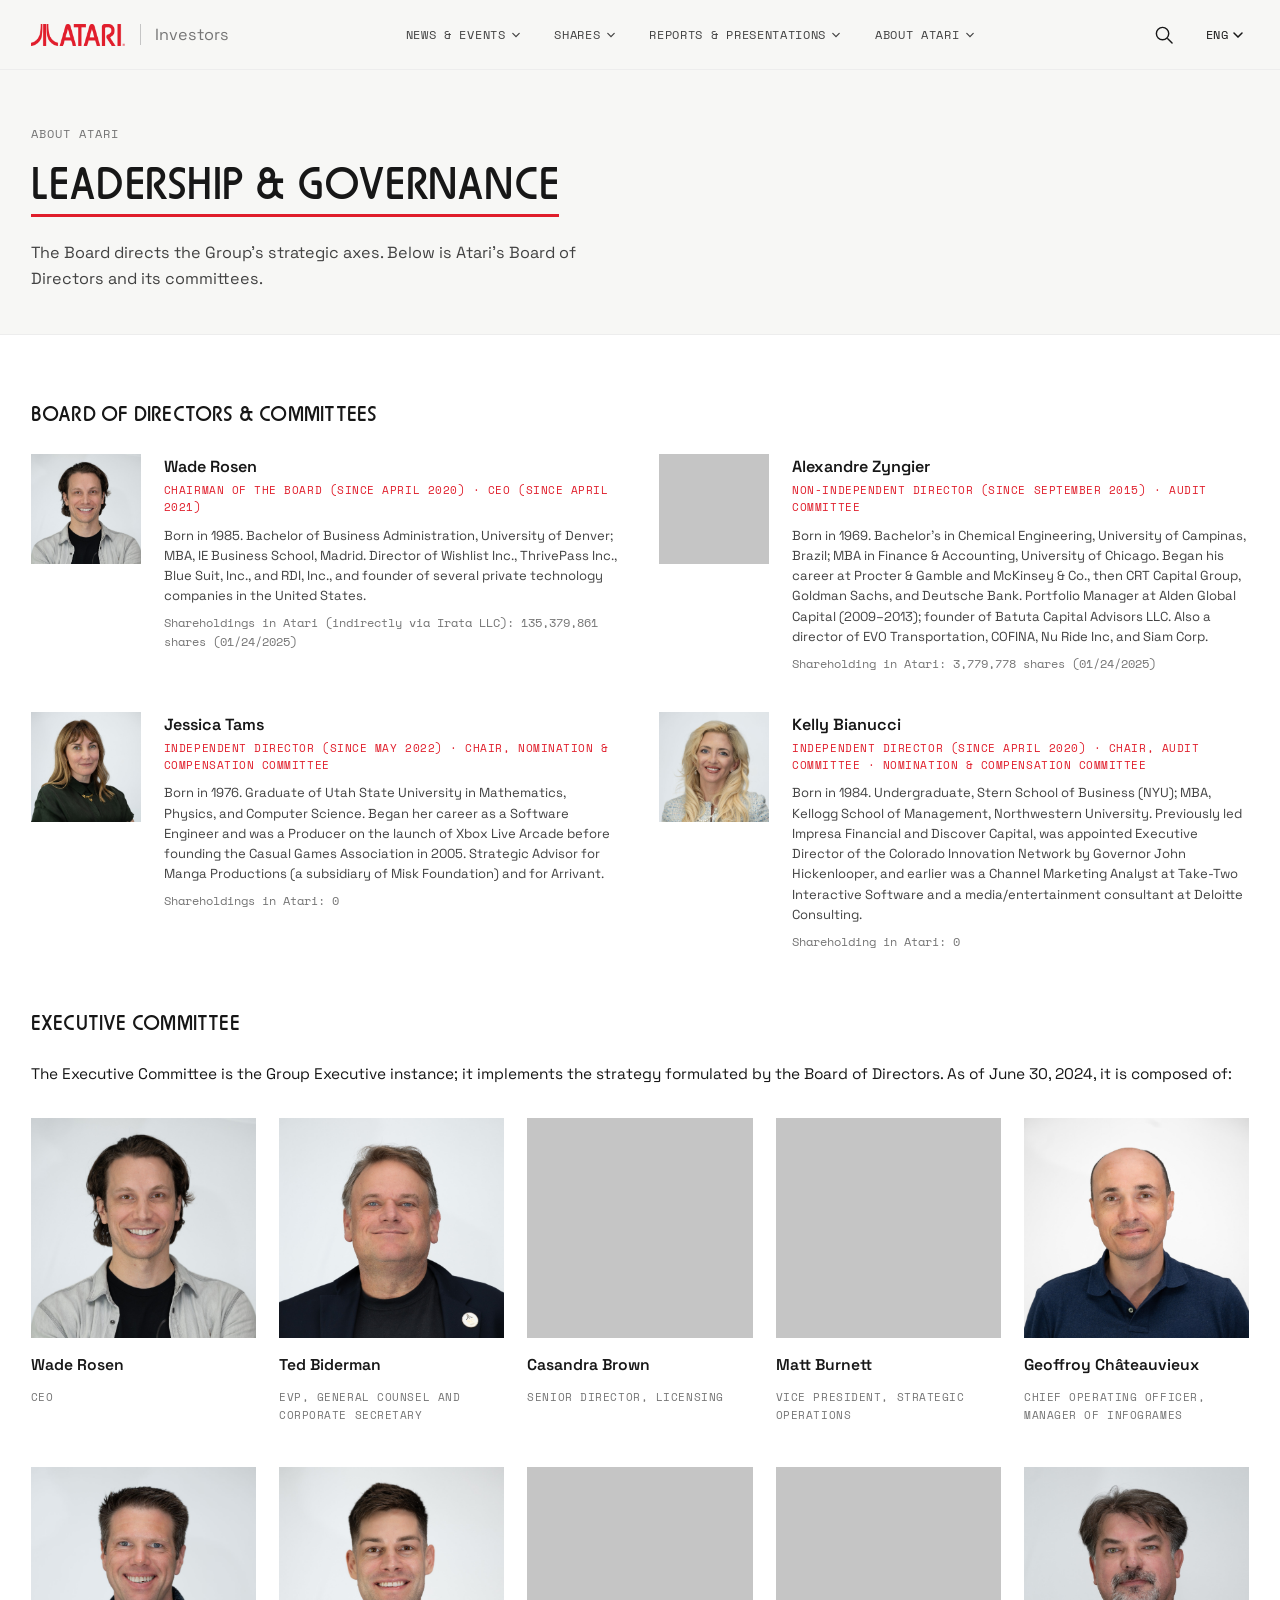
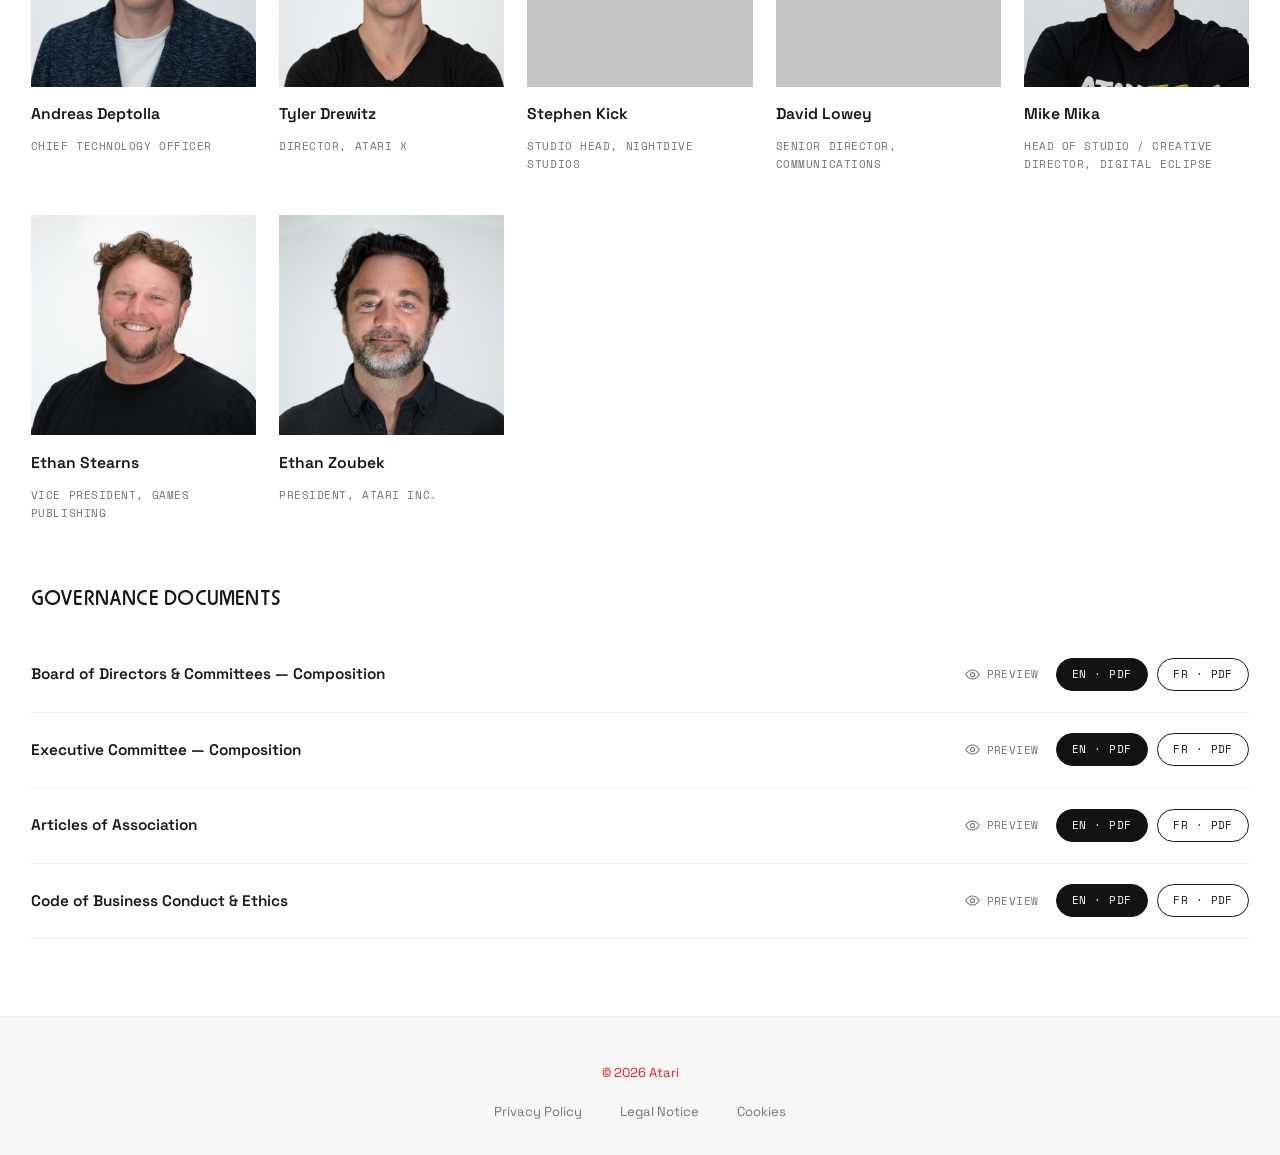
<file: leadership-governance.html>
<!DOCTYPE html>
<html lang="en">
<head>
<meta charset="UTF-8">
<meta name="viewport" content="width=device-width, initial-scale=1">
<title>Leadership &amp; Governance | Atari Investors</title>
<meta name="description" content="Atari's Board of Directors, committees, and corporate governance documentation.">
<link rel="preconnect" href="https://fonts.googleapis.com">
<link href="https://fonts.googleapis.com/css2?family=Space+Grotesk:wght@400;500;600&family=Space+Mono&display=swap" rel="stylesheet">
<link rel="stylesheet" href="assets/css/styles.css">
</head>
<body>

<header class="site-header" data-include="assets/partials/header.html"></header>

<main>
  <section class="page-banner">
    <div class="container">
      <p class="overline page-banner__eyebrow">About Atari</p>
      <h1>Leadership &amp; Governance</h1>
      <p class="lede">The Board directs the Group's strategic axes. Below is Atari's Board of Directors and its committees.</p>
    </div>
  </section>

  <section class="page-content">
    <div class="container">
      <h2 class="subsection-heading">Board of Directors &amp; Committees</h2>
      <div class="board-grid" style="margin-bottom:1rem;">
        <div class="board-card">
          <img class="board-card__photo" src="assets/img/team/wade-rosen.jpg" alt="Wade Rosen">
          <div>
            <p class="board-card__name">Wade Rosen</p>
            <p class="board-card__role">Chairman of the Board (since April 2020) &middot; CEO (since April 2021)</p>
            <p class="board-card__bio">
              Born in 1985. Bachelor of Business Administration, University of Denver; MBA, IE Business School,
              Madrid. Director of Wishlist Inc., ThrivePass Inc., Blue Suit, Inc., and RDI, Inc., and founder of
              several private technology companies in the United States.
            </p>
            <p class="board-card__meta">Shareholdings in Atari (indirectly via Irata LLC): 135,379,861 shares (01/24/2025)</p>
          </div>
        </div>

        <div class="board-card">
          <div class="board-card__photo"></div>
          <div>
            <p class="board-card__name">Alexandre Zyngier</p>
            <p class="board-card__role">Non-Independent Director (since September 2015) &middot; Audit Committee</p>
            <p class="board-card__bio">
              Born in 1969. Bachelor's in Chemical Engineering, University of Campinas, Brazil; MBA in Finance
              &amp; Accounting, University of Chicago. Began his career at Procter &amp; Gamble and McKinsey &amp; Co.,
              then CRT Capital Group, Goldman Sachs, and Deutsche Bank. Portfolio Manager at Alden Global Capital
              (2009&ndash;2013); founder of Batuta Capital Advisors LLC. Also a director of EVO Transportation, COFINA,
              Nu Ride Inc, and Siam Corp.
            </p>
            <p class="board-card__meta">Shareholding in Atari: 3,779,778 shares (01/24/2025)</p>
          </div>
        </div>

        <div class="board-card">
          <img class="board-card__photo" src="assets/img/team/jessica-tams.jpg" alt="Jessica Tams">
          <div>
            <p class="board-card__name">Jessica Tams</p>
            <p class="board-card__role">Independent Director (since May 2022) &middot; Chair, Nomination &amp; Compensation Committee</p>
            <p class="board-card__bio">
              Born in 1976. Graduate of Utah State University in Mathematics, Physics, and Computer Science.
              Began her career as a Software Engineer and was a Producer on the launch of Xbox Live Arcade before
              founding the Casual Games Association in 2005. Strategic Advisor for Manga Productions (a subsidiary
              of Misk Foundation) and for Arrivant.
            </p>
            <p class="board-card__meta">Shareholdings in Atari: 0</p>
          </div>
        </div>

        <div class="board-card">
          <img class="board-card__photo" src="assets/img/team/kelly-bianucci.jpg" alt="Kelly Bianucci">
          <div>
            <p class="board-card__name">Kelly Bianucci</p>
            <p class="board-card__role">Independent Director (since April 2020) &middot; Chair, Audit Committee &middot; Nomination &amp; Compensation Committee</p>
            <p class="board-card__bio">
              Born in 1984. Undergraduate, Stern School of Business (NYU); MBA, Kellogg School of Management,
              Northwestern University. Previously led Impresa Financial and Discover Capital, was appointed
              Executive Director of the Colorado Innovation Network by Governor John Hickenlooper, and earlier was
              a Channel Marketing Analyst at Take-Two Interactive Software and a media/entertainment consultant at
              Deloitte Consulting.
            </p>
            <p class="board-card__meta">Shareholding in Atari: 0</p>
          </div>
        </div>
      </div>
      <h2 class="subsection-heading" style="margin-top:3.5rem;">Executive Committee</h2>
      <p class="lede" style="font-size:1rem;margin-bottom:2rem;">The Executive Committee is the Group Executive instance; it implements the strategy formulated by the Board of Directors. As of June 30, 2024, it is composed of:</p>
      <div class="team-grid" style="margin-bottom:3rem;">
        <div>
          <img class="team-card__photo" src="assets/img/team/wade-rosen.jpg" alt="Wade Rosen">
          <p class="team-card__name">Wade Rosen</p>
          <p class="team-card__role">CEO</p>
        </div>
        <div>
          <img class="team-card__photo" src="assets/img/team/ted-biderman.jpg" alt="Ted Biderman">
          <p class="team-card__name">Ted Biderman</p>
          <p class="team-card__role">EVP, General Counsel and Corporate Secretary</p>
        </div>
        <div>
          <div class="team-card__photo"></div>
          <p class="team-card__name">Casandra Brown</p>
          <p class="team-card__role">Senior Director, Licensing</p>
        </div>
        <div>
          <div class="team-card__photo"></div>
          <p class="team-card__name">Matt Burnett</p>
          <p class="team-card__role">Vice President, Strategic Operations</p>
        </div>
        <div>
          <img class="team-card__photo" src="assets/img/team/geoffroy-chateauvieux.jpg" alt="Geoffroy Ch&acirc;teauvieux">
          <p class="team-card__name">Geoffroy Ch&acirc;teauvieux</p>
          <p class="team-card__role">Chief Operating Officer, Manager of Infogrames</p>
        </div>
        <div>
          <img class="team-card__photo" src="assets/img/team/andreas-deptolla.jpg" alt="Andreas Deptolla">
          <p class="team-card__name">Andreas Deptolla</p>
          <p class="team-card__role">Chief Technology Officer</p>
        </div>
        <div>
          <img class="team-card__photo" src="assets/img/team/tyler-drewitz.jpg" alt="Tyler Drewitz">
          <p class="team-card__name">Tyler Drewitz</p>
          <p class="team-card__role">Director, Atari X</p>
        </div>
        <div>
          <div class="team-card__photo"></div>
          <p class="team-card__name">Stephen Kick</p>
          <p class="team-card__role">Studio Head, Nightdive Studios</p>
        </div>
        <div>
          <div class="team-card__photo"></div>
          <p class="team-card__name">David Lowey</p>
          <p class="team-card__role">Senior Director, Communications</p>
        </div>
        <div>
          <img class="team-card__photo" src="assets/img/team/mike-mika.jpg" alt="Mike Mika">
          <p class="team-card__name">Mike Mika</p>
          <p class="team-card__role">Head of Studio / Creative Director, Digital Eclipse</p>
        </div>
        <div>
          <img class="team-card__photo" src="assets/img/team/ethan-stearns.jpg" alt="Ethan Stearns">
          <p class="team-card__name">Ethan Stearns</p>
          <p class="team-card__role">Vice President, Games Publishing</p>
        </div>
        <div>
          <img class="team-card__photo" src="assets/img/team/ethan-zoubek.jpg" alt="Ethan Zoubek">
          <p class="team-card__name">Ethan Zoubek</p>
          <p class="team-card__role">President, Atari Inc.</p>
        </div>
      </div>

      <h2 class="subsection-heading">Governance Documents</h2>
      <div class="doc-list">
        <div class="doc-row">
          <div class="doc-row__meta">
            <span class="doc-row__title">Board of Directors &amp; Committees &mdash; Composition</span>
          </div>
          <div class="doc-row__actions"><button class="doc-preview-btn" type="button" aria-label="Preview document"><svg width="15" height="15" viewBox="0 0 20 20" fill="none" aria-hidden="true"><path d="M1 10C1 10 4.5 4 10 4C15.5 4 19 10 19 10C19 10 15.5 16 10 16C4.5 16 1 10 1 10Z" stroke="currentColor" stroke-width="1.4" stroke-linejoin="round"/><circle cx="10" cy="10" r="2.75" stroke="currentColor" stroke-width="1.4"/></svg>Preview</button>
            <a class="pill-btn pill-btn--sm" href="#">EN &middot; PDF</a>
            <a class="pill-btn pill-btn--sm pill-btn--ghost" href="#">FR &middot; PDF</a>
          </div>
        </div>
        <div class="doc-row">
          <div class="doc-row__meta">
            <span class="doc-row__title">Executive Committee &mdash; Composition</span>
          </div>
          <div class="doc-row__actions"><button class="doc-preview-btn" type="button" aria-label="Preview document"><svg width="15" height="15" viewBox="0 0 20 20" fill="none" aria-hidden="true"><path d="M1 10C1 10 4.5 4 10 4C15.5 4 19 10 19 10C19 10 15.5 16 10 16C4.5 16 1 10 1 10Z" stroke="currentColor" stroke-width="1.4" stroke-linejoin="round"/><circle cx="10" cy="10" r="2.75" stroke="currentColor" stroke-width="1.4"/></svg>Preview</button>
            <a class="pill-btn pill-btn--sm" href="#">EN &middot; PDF</a>
            <a class="pill-btn pill-btn--sm pill-btn--ghost" href="#">FR &middot; PDF</a>
          </div>
        </div>
        <div class="doc-row">
          <div class="doc-row__meta">
            <span class="doc-row__title">Articles of Association</span>
          </div>
          <div class="doc-row__actions"><button class="doc-preview-btn" type="button" aria-label="Preview document"><svg width="15" height="15" viewBox="0 0 20 20" fill="none" aria-hidden="true"><path d="M1 10C1 10 4.5 4 10 4C15.5 4 19 10 19 10C19 10 15.5 16 10 16C4.5 16 1 10 1 10Z" stroke="currentColor" stroke-width="1.4" stroke-linejoin="round"/><circle cx="10" cy="10" r="2.75" stroke="currentColor" stroke-width="1.4"/></svg>Preview</button>
            <a class="pill-btn pill-btn--sm" href="#">EN &middot; PDF</a>
            <a class="pill-btn pill-btn--sm pill-btn--ghost" href="#">FR &middot; PDF</a>
          </div>
        </div>
        <div class="doc-row">
          <div class="doc-row__meta">
            <span class="doc-row__title">Code of Business Conduct &amp; Ethics</span>
          </div>
          <div class="doc-row__actions"><button class="doc-preview-btn" type="button" aria-label="Preview document"><svg width="15" height="15" viewBox="0 0 20 20" fill="none" aria-hidden="true"><path d="M1 10C1 10 4.5 4 10 4C15.5 4 19 10 19 10C19 10 15.5 16 10 16C4.5 16 1 10 1 10Z" stroke="currentColor" stroke-width="1.4" stroke-linejoin="round"/><circle cx="10" cy="10" r="2.75" stroke="currentColor" stroke-width="1.4"/></svg>Preview</button>
            <a class="pill-btn pill-btn--sm" href="#">EN &middot; PDF</a>
            <a class="pill-btn pill-btn--sm pill-btn--ghost" href="#">FR &middot; PDF</a>
          </div>
        </div>
      </div>
    </div>
  </section>
</main>

<footer class="site-footer" data-include="assets/partials/footer.html"></footer>

<script src="assets/js/include.js"></script>
<script src="assets/js/main.js"></script>
</body>
</html>
</file>
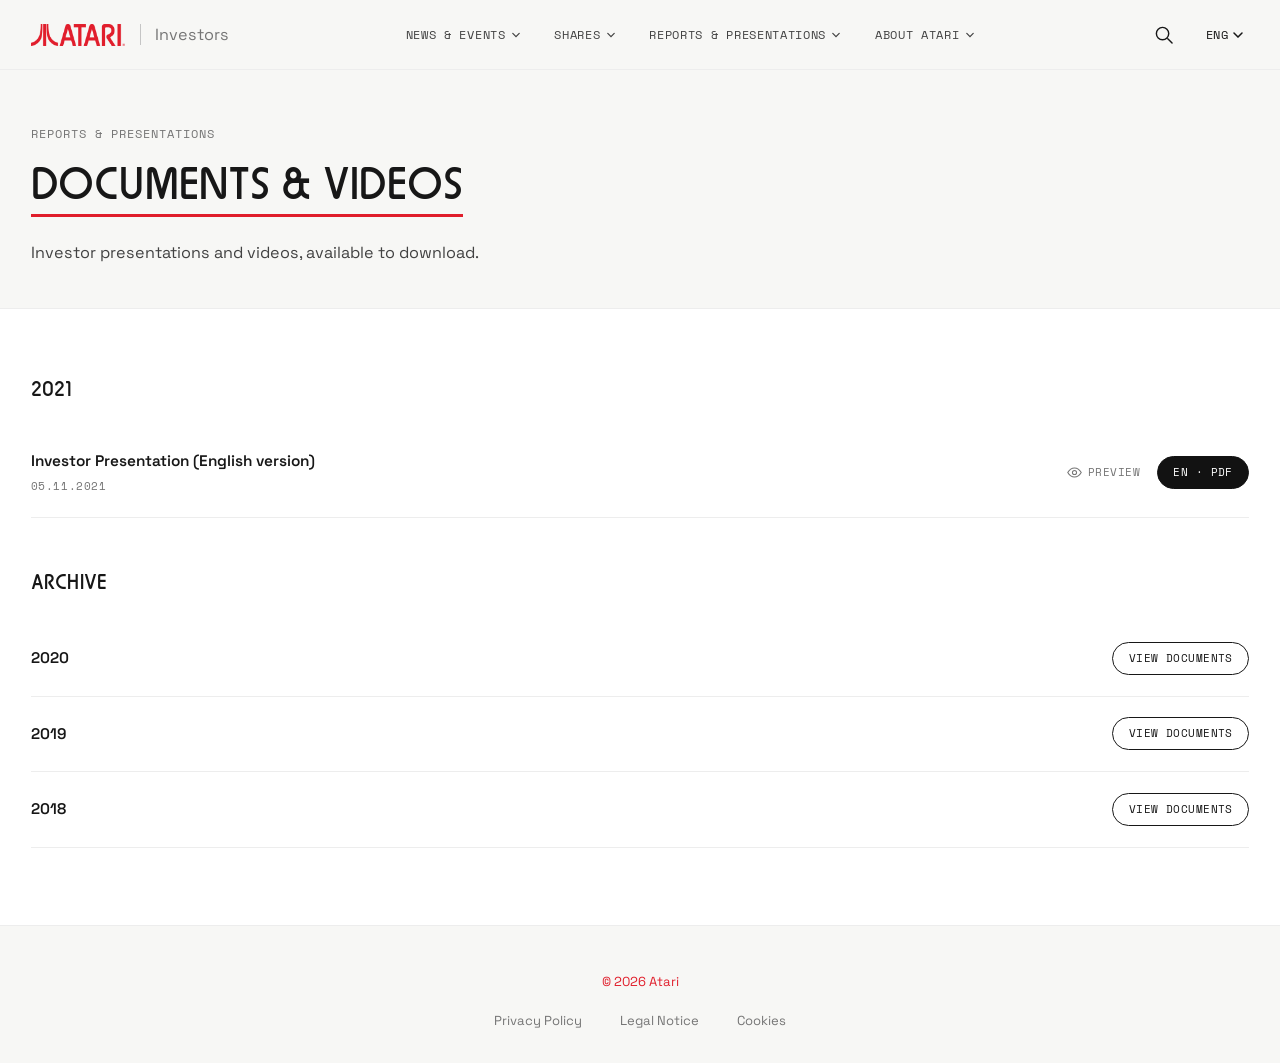
<file: presentations.html>
<!DOCTYPE html>
<html lang="en">
<head>
<meta charset="UTF-8">
<meta name="viewport" content="width=device-width, initial-scale=1">
<title>Documents &amp; Videos | Atari Investors</title>
<meta name="description" content="Atari investor presentations and videos, available for download.">
<link rel="preconnect" href="https://fonts.googleapis.com">
<link href="https://fonts.googleapis.com/css2?family=Space+Grotesk:wght@400;500;600&family=Space+Mono&display=swap" rel="stylesheet">
<link rel="stylesheet" href="assets/css/styles.css">
</head>
<body>

<header class="site-header" data-include="assets/partials/header.html"></header>

<main>
  <section class="page-banner">
    <div class="container">
      <p class="overline page-banner__eyebrow">Reports &amp; Presentations</p>
      <h1>Documents &amp; Videos</h1>
      <p class="lede">Investor presentations and videos, available to download.</p>
    </div>
  </section>

  <section class="page-content">
    <div class="container">

      <h2 class="subsection-heading">2021</h2>
      <div class="doc-list">
        <div class="doc-row">
          <div class="doc-row__meta">
            <span class="doc-row__title">Investor Presentation (English version)</span>
            <span class="doc-row__date">05.11.2021</span>
          </div>
          <div class="doc-row__actions"><button class="doc-preview-btn" type="button" aria-label="Preview document"><svg width="15" height="15" viewBox="0 0 20 20" fill="none" aria-hidden="true"><path d="M1 10C1 10 4.5 4 10 4C15.5 4 19 10 19 10C19 10 15.5 16 10 16C4.5 16 1 10 1 10Z" stroke="currentColor" stroke-width="1.4" stroke-linejoin="round"/><circle cx="10" cy="10" r="2.75" stroke="currentColor" stroke-width="1.4"/></svg>Preview</button>
            <a class="pill-btn pill-btn--sm" href="#">EN &middot; PDF</a>
          </div>
        </div>
      </div>

      <h2 class="subsection-heading" style="margin-top:3rem;">Archive</h2>
      <div class="doc-list">
        <div class="doc-row"><div class="doc-row__meta"><span class="doc-row__title">2020</span></div><div class="doc-row__actions"><a class="pill-btn pill-btn--sm pill-btn--ghost" href="#">View documents</a></div></div>
        <div class="doc-row"><div class="doc-row__meta"><span class="doc-row__title">2019</span></div><div class="doc-row__actions"><a class="pill-btn pill-btn--sm pill-btn--ghost" href="#">View documents</a></div></div>
        <div class="doc-row"><div class="doc-row__meta"><span class="doc-row__title">2018</span></div><div class="doc-row__actions"><a class="pill-btn pill-btn--sm pill-btn--ghost" href="#">View documents</a></div></div>
      </div>

    </div>
  </section>
</main>

<footer class="site-footer" data-include="assets/partials/footer.html"></footer>

<script src="assets/js/include.js"></script>
<script src="assets/js/main.js"></script>
</body>
</html>
</file>
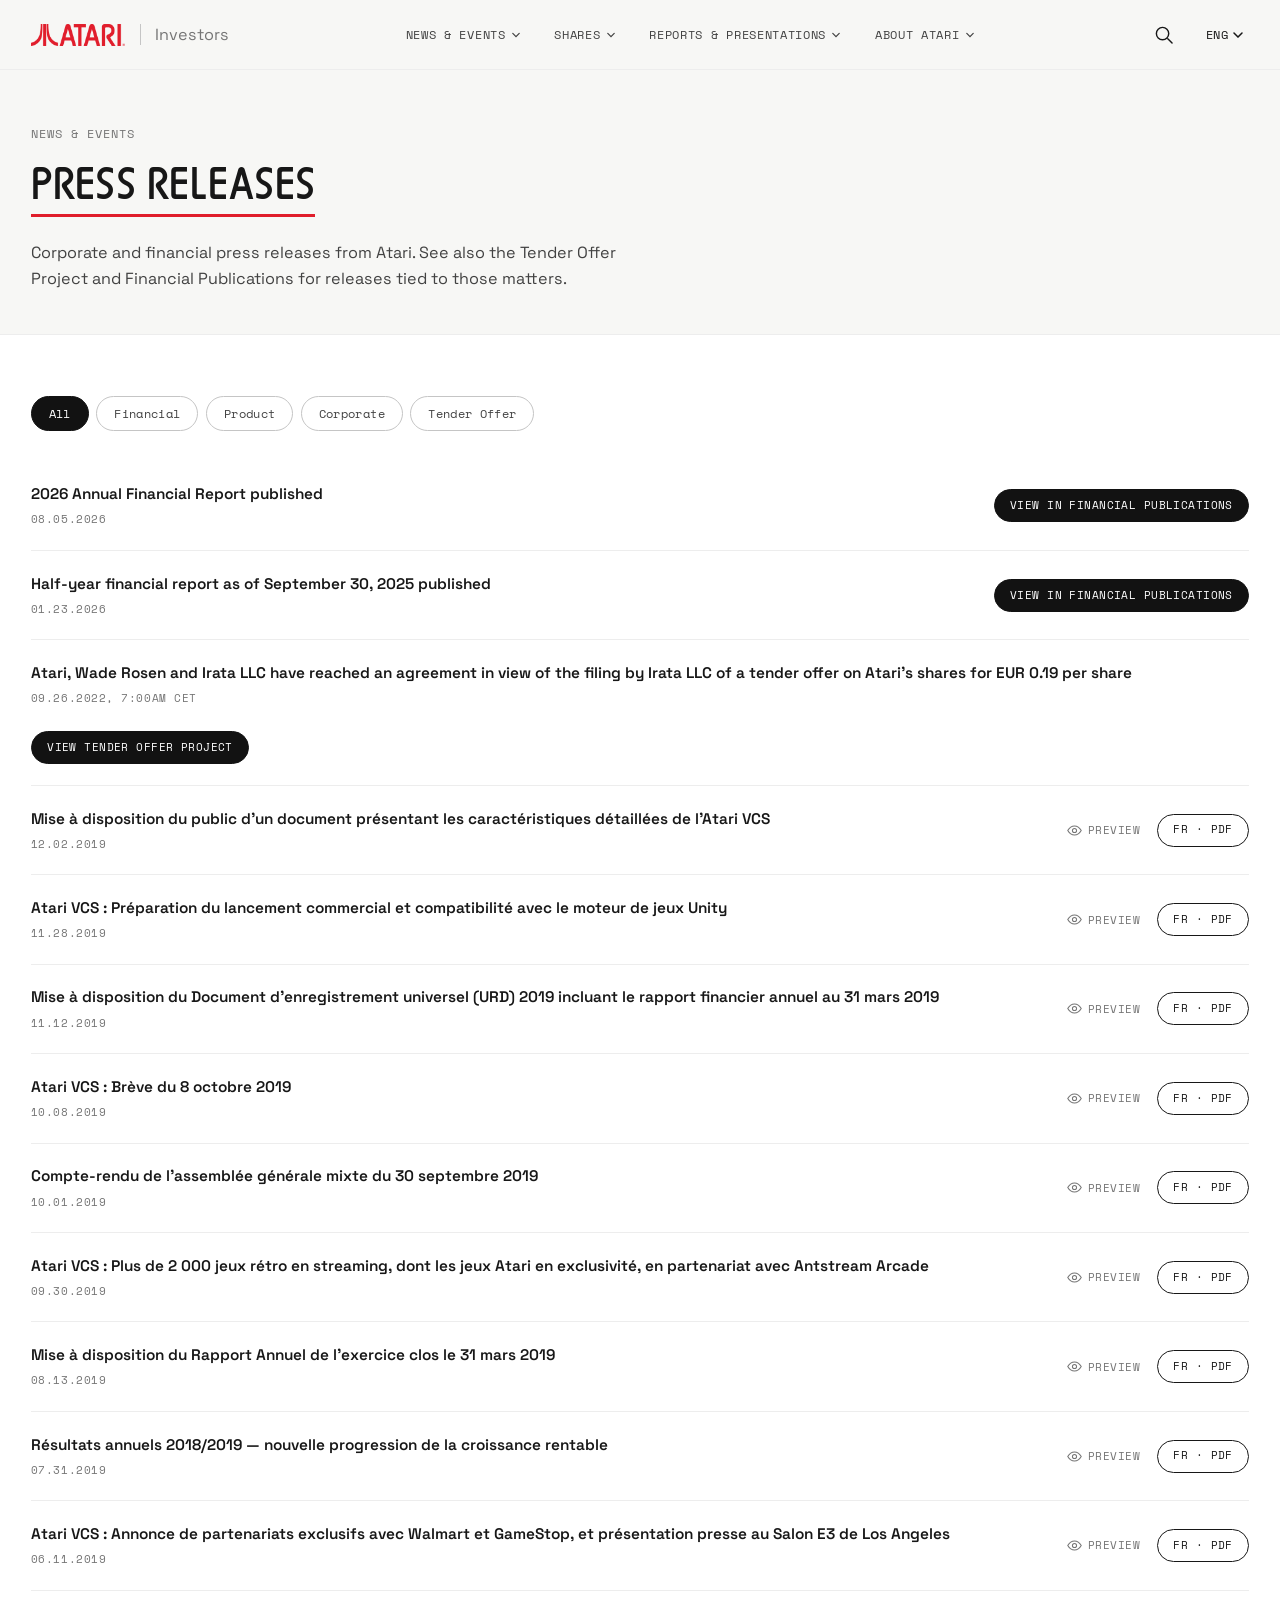
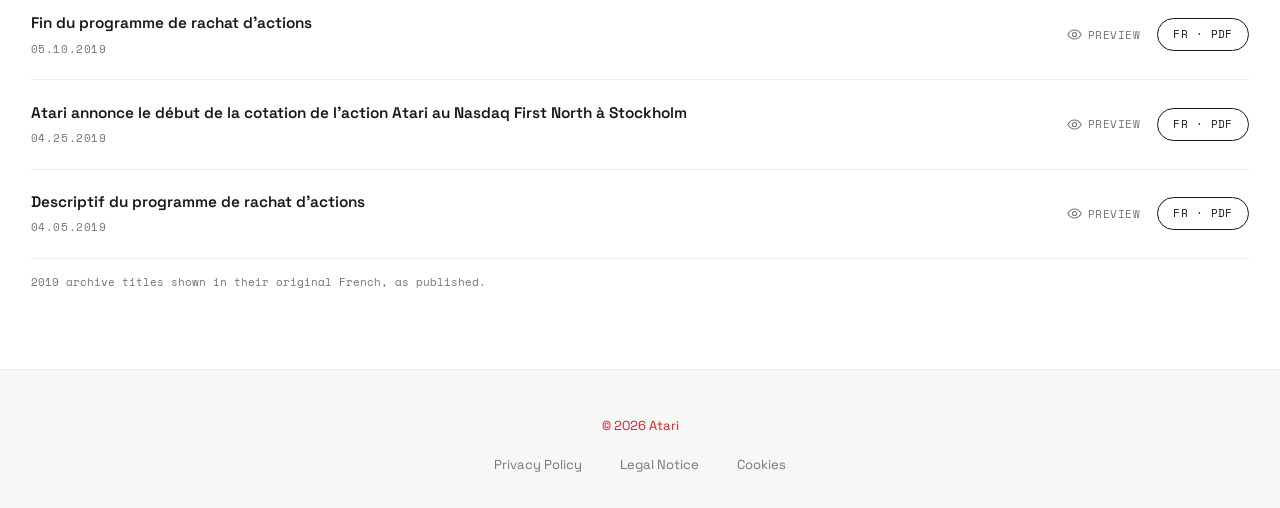
<file: press-releases.html>
<!DOCTYPE html>
<html lang="en">
<head>
<meta charset="UTF-8">
<meta name="viewport" content="width=device-width, initial-scale=1">
<title>Press Releases | Atari Investors</title>
<meta name="description" content="Atari corporate and financial press releases, including the 2019 archive.">
<link rel="preconnect" href="https://fonts.googleapis.com">
<link href="https://fonts.googleapis.com/css2?family=Space+Grotesk:wght@400;500;600&family=Space+Mono&display=swap" rel="stylesheet">
<link rel="stylesheet" href="assets/css/styles.css">
</head>
<body>

<header class="site-header" data-include="assets/partials/header.html"></header>

<main>
  <section class="page-banner">
    <div class="container">
      <p class="overline page-banner__eyebrow">News &amp; Events</p>
      <h1>Press Releases</h1>
      <p class="lede">Corporate and financial press releases from Atari. See also the Tender Offer Project and Financial Publications for releases tied to those matters.</p>
    </div>
  </section>

  <section class="page-content">
    <div class="container">

      <div class="filter-tabs" id="pressFilter" role="tablist" aria-label="Filter press releases by type">
        <button class="filter-tab is-active" data-type="all">All</button>
        <button class="filter-tab" data-type="financial">Financial</button>
        <button class="filter-tab" data-type="product">Product</button>
        <button class="filter-tab" data-type="corporate">Corporate</button>
        <button class="filter-tab" data-type="tender-offer">Tender Offer</button>
      </div>

      <div class="doc-list" id="pressList">
        <div class="doc-row" data-type="financial">
          <div class="doc-row__meta">
            <span class="doc-row__title">2026 Annual Financial Report published</span>
            <span class="doc-row__date">08.05.2026</span>
          </div>
          <div class="doc-row__actions">
            <a class="pill-btn pill-btn--sm" href="financial-reports.html">View in Financial Publications</a>
          </div>
        </div>
        <div class="doc-row" data-type="financial">
          <div class="doc-row__meta">
            <span class="doc-row__title">Half-year financial report as of September 30, 2025 published</span>
            <span class="doc-row__date">01.23.2026</span>
          </div>
          <div class="doc-row__actions">
            <a class="pill-btn pill-btn--sm" href="financial-reports.html">View in Financial Publications</a>
          </div>
        </div>
        <div class="doc-row" data-type="tender-offer">
          <div class="doc-row__meta">
            <span class="doc-row__title">Atari, Wade Rosen and Irata LLC have reached an agreement in view of the filing by Irata LLC of a tender offer on Atari&rsquo;s shares for EUR 0.19 per share</span>
            <span class="doc-row__date">09.26.2022, 7:00am CET</span>
          </div>
          <div class="doc-row__actions">
            <a class="pill-btn pill-btn--sm" href="tender-offer-project.html">View Tender Offer Project</a>
          </div>
        </div>
        <div class="doc-row" data-type="product"><div class="doc-row__meta"><span class="doc-row__title">Mise à disposition du public d&rsquo;un document présentant les caractéristiques détaillées de l&rsquo;Atari VCS</span><span class="doc-row__date">12.02.2019</span></div><div class="doc-row__actions"><button class="doc-preview-btn" type="button" aria-label="Preview document"><svg width="15" height="15" viewBox="0 0 20 20" fill="none" aria-hidden="true"><path d="M1 10C1 10 4.5 4 10 4C15.5 4 19 10 19 10C19 10 15.5 16 10 16C4.5 16 1 10 1 10Z" stroke="currentColor" stroke-width="1.4" stroke-linejoin="round"/><circle cx="10" cy="10" r="2.75" stroke="currentColor" stroke-width="1.4"/></svg>Preview</button><a class="pill-btn pill-btn--sm pill-btn--ghost" href="#">FR &middot; PDF</a></div></div>
        <div class="doc-row" data-type="product"><div class="doc-row__meta"><span class="doc-row__title">Atari VCS : Préparation du lancement commercial et compatibilité avec le moteur de jeux Unity</span><span class="doc-row__date">11.28.2019</span></div><div class="doc-row__actions"><button class="doc-preview-btn" type="button" aria-label="Preview document"><svg width="15" height="15" viewBox="0 0 20 20" fill="none" aria-hidden="true"><path d="M1 10C1 10 4.5 4 10 4C15.5 4 19 10 19 10C19 10 15.5 16 10 16C4.5 16 1 10 1 10Z" stroke="currentColor" stroke-width="1.4" stroke-linejoin="round"/><circle cx="10" cy="10" r="2.75" stroke="currentColor" stroke-width="1.4"/></svg>Preview</button><a class="pill-btn pill-btn--sm pill-btn--ghost" href="#">FR &middot; PDF</a></div></div>
        <div class="doc-row" data-type="financial"><div class="doc-row__meta"><span class="doc-row__title">Mise à disposition du Document d&rsquo;enregistrement universel (URD) 2019 incluant le rapport financier annuel au 31 mars 2019</span><span class="doc-row__date">11.12.2019</span></div><div class="doc-row__actions"><button class="doc-preview-btn" type="button" aria-label="Preview document"><svg width="15" height="15" viewBox="0 0 20 20" fill="none" aria-hidden="true"><path d="M1 10C1 10 4.5 4 10 4C15.5 4 19 10 19 10C19 10 15.5 16 10 16C4.5 16 1 10 1 10Z" stroke="currentColor" stroke-width="1.4" stroke-linejoin="round"/><circle cx="10" cy="10" r="2.75" stroke="currentColor" stroke-width="1.4"/></svg>Preview</button><a class="pill-btn pill-btn--sm pill-btn--ghost" href="#">FR &middot; PDF</a></div></div>
        <div class="doc-row" data-type="product"><div class="doc-row__meta"><span class="doc-row__title">Atari VCS : Brève du 8 octobre 2019</span><span class="doc-row__date">10.08.2019</span></div><div class="doc-row__actions"><button class="doc-preview-btn" type="button" aria-label="Preview document"><svg width="15" height="15" viewBox="0 0 20 20" fill="none" aria-hidden="true"><path d="M1 10C1 10 4.5 4 10 4C15.5 4 19 10 19 10C19 10 15.5 16 10 16C4.5 16 1 10 1 10Z" stroke="currentColor" stroke-width="1.4" stroke-linejoin="round"/><circle cx="10" cy="10" r="2.75" stroke="currentColor" stroke-width="1.4"/></svg>Preview</button><a class="pill-btn pill-btn--sm pill-btn--ghost" href="#">FR &middot; PDF</a></div></div>
        <div class="doc-row" data-type="corporate"><div class="doc-row__meta"><span class="doc-row__title">Compte-rendu de l&rsquo;assemblée générale mixte du 30 septembre 2019</span><span class="doc-row__date">10.01.2019</span></div><div class="doc-row__actions"><button class="doc-preview-btn" type="button" aria-label="Preview document"><svg width="15" height="15" viewBox="0 0 20 20" fill="none" aria-hidden="true"><path d="M1 10C1 10 4.5 4 10 4C15.5 4 19 10 19 10C19 10 15.5 16 10 16C4.5 16 1 10 1 10Z" stroke="currentColor" stroke-width="1.4" stroke-linejoin="round"/><circle cx="10" cy="10" r="2.75" stroke="currentColor" stroke-width="1.4"/></svg>Preview</button><a class="pill-btn pill-btn--sm pill-btn--ghost" href="#">FR &middot; PDF</a></div></div>
        <div class="doc-row" data-type="product"><div class="doc-row__meta"><span class="doc-row__title">Atari VCS : Plus de 2 000 jeux rétro en streaming, dont les jeux Atari en exclusivité, en partenariat avec Antstream Arcade</span><span class="doc-row__date">09.30.2019</span></div><div class="doc-row__actions"><button class="doc-preview-btn" type="button" aria-label="Preview document"><svg width="15" height="15" viewBox="0 0 20 20" fill="none" aria-hidden="true"><path d="M1 10C1 10 4.5 4 10 4C15.5 4 19 10 19 10C19 10 15.5 16 10 16C4.5 16 1 10 1 10Z" stroke="currentColor" stroke-width="1.4" stroke-linejoin="round"/><circle cx="10" cy="10" r="2.75" stroke="currentColor" stroke-width="1.4"/></svg>Preview</button><a class="pill-btn pill-btn--sm pill-btn--ghost" href="#">FR &middot; PDF</a></div></div>
        <div class="doc-row" data-type="financial"><div class="doc-row__meta"><span class="doc-row__title">Mise à disposition du Rapport Annuel de l&rsquo;exercice clos le 31 mars 2019</span><span class="doc-row__date">08.13.2019</span></div><div class="doc-row__actions"><button class="doc-preview-btn" type="button" aria-label="Preview document"><svg width="15" height="15" viewBox="0 0 20 20" fill="none" aria-hidden="true"><path d="M1 10C1 10 4.5 4 10 4C15.5 4 19 10 19 10C19 10 15.5 16 10 16C4.5 16 1 10 1 10Z" stroke="currentColor" stroke-width="1.4" stroke-linejoin="round"/><circle cx="10" cy="10" r="2.75" stroke="currentColor" stroke-width="1.4"/></svg>Preview</button><a class="pill-btn pill-btn--sm pill-btn--ghost" href="#">FR &middot; PDF</a></div></div>
        <div class="doc-row" data-type="financial"><div class="doc-row__meta"><span class="doc-row__title">Résultats annuels 2018/2019 &mdash; nouvelle progression de la croissance rentable</span><span class="doc-row__date">07.31.2019</span></div><div class="doc-row__actions"><button class="doc-preview-btn" type="button" aria-label="Preview document"><svg width="15" height="15" viewBox="0 0 20 20" fill="none" aria-hidden="true"><path d="M1 10C1 10 4.5 4 10 4C15.5 4 19 10 19 10C19 10 15.5 16 10 16C4.5 16 1 10 1 10Z" stroke="currentColor" stroke-width="1.4" stroke-linejoin="round"/><circle cx="10" cy="10" r="2.75" stroke="currentColor" stroke-width="1.4"/></svg>Preview</button><a class="pill-btn pill-btn--sm pill-btn--ghost" href="#">FR &middot; PDF</a></div></div>
        <div class="doc-row" data-type="product"><div class="doc-row__meta"><span class="doc-row__title">Atari VCS : Annonce de partenariats exclusifs avec Walmart et GameStop, et présentation presse au Salon E3 de Los Angeles</span><span class="doc-row__date">06.11.2019</span></div><div class="doc-row__actions"><button class="doc-preview-btn" type="button" aria-label="Preview document"><svg width="15" height="15" viewBox="0 0 20 20" fill="none" aria-hidden="true"><path d="M1 10C1 10 4.5 4 10 4C15.5 4 19 10 19 10C19 10 15.5 16 10 16C4.5 16 1 10 1 10Z" stroke="currentColor" stroke-width="1.4" stroke-linejoin="round"/><circle cx="10" cy="10" r="2.75" stroke="currentColor" stroke-width="1.4"/></svg>Preview</button><a class="pill-btn pill-btn--sm pill-btn--ghost" href="#">FR &middot; PDF</a></div></div>
        <div class="doc-row" data-type="corporate"><div class="doc-row__meta"><span class="doc-row__title">Fin du programme de rachat d&rsquo;actions</span><span class="doc-row__date">05.10.2019</span></div><div class="doc-row__actions"><button class="doc-preview-btn" type="button" aria-label="Preview document"><svg width="15" height="15" viewBox="0 0 20 20" fill="none" aria-hidden="true"><path d="M1 10C1 10 4.5 4 10 4C15.5 4 19 10 19 10C19 10 15.5 16 10 16C4.5 16 1 10 1 10Z" stroke="currentColor" stroke-width="1.4" stroke-linejoin="round"/><circle cx="10" cy="10" r="2.75" stroke="currentColor" stroke-width="1.4"/></svg>Preview</button><a class="pill-btn pill-btn--sm pill-btn--ghost" href="#">FR &middot; PDF</a></div></div>
        <div class="doc-row" data-type="corporate"><div class="doc-row__meta"><span class="doc-row__title">Atari annonce le début de la cotation de l&rsquo;action Atari au Nasdaq First North à Stockholm</span><span class="doc-row__date">04.25.2019</span></div><div class="doc-row__actions"><button class="doc-preview-btn" type="button" aria-label="Preview document"><svg width="15" height="15" viewBox="0 0 20 20" fill="none" aria-hidden="true"><path d="M1 10C1 10 4.5 4 10 4C15.5 4 19 10 19 10C19 10 15.5 16 10 16C4.5 16 1 10 1 10Z" stroke="currentColor" stroke-width="1.4" stroke-linejoin="round"/><circle cx="10" cy="10" r="2.75" stroke="currentColor" stroke-width="1.4"/></svg>Preview</button><a class="pill-btn pill-btn--sm pill-btn--ghost" href="#">FR &middot; PDF</a></div></div>
        <div class="doc-row" data-type="corporate"><div class="doc-row__meta"><span class="doc-row__title">Descriptif du programme de rachat d&rsquo;actions</span><span class="doc-row__date">04.05.2019</span></div><div class="doc-row__actions"><button class="doc-preview-btn" type="button" aria-label="Preview document"><svg width="15" height="15" viewBox="0 0 20 20" fill="none" aria-hidden="true"><path d="M1 10C1 10 4.5 4 10 4C15.5 4 19 10 19 10C19 10 15.5 16 10 16C4.5 16 1 10 1 10Z" stroke="currentColor" stroke-width="1.4" stroke-linejoin="round"/><circle cx="10" cy="10" r="2.75" stroke="currentColor" stroke-width="1.4"/></svg>Preview</button><a class="pill-btn pill-btn--sm pill-btn--ghost" href="#">FR &middot; PDF</a></div></div>
      </div>
      <p class="chart-disclaimer">2019 archive titles shown in their original French, as published.</p>
    </div>
  </section>
</main>

<footer class="site-footer" data-include="assets/partials/footer.html"></footer>

<script src="assets/js/include.js"></script>
<script src="assets/js/main.js"></script>
<script>
  document.addEventListener('DOMContentLoaded', () => {
    const filter = document.getElementById('pressFilter');
    const rows = document.querySelectorAll('#pressList .doc-row');
    if (!filter) return;
    filter.addEventListener('click', (event) => {
      const btn = event.target.closest('.filter-tab');
      if (!btn) return;
      filter.querySelectorAll('.filter-tab').forEach((b) => b.classList.remove('is-active'));
      btn.classList.add('is-active');
      const type = btn.dataset.type;
      rows.forEach((row) => {
        row.classList.toggle('is-hidden', type !== 'all' && row.dataset.type !== type);
      });
    });
  });
</script>
</body>
</html>
</file>
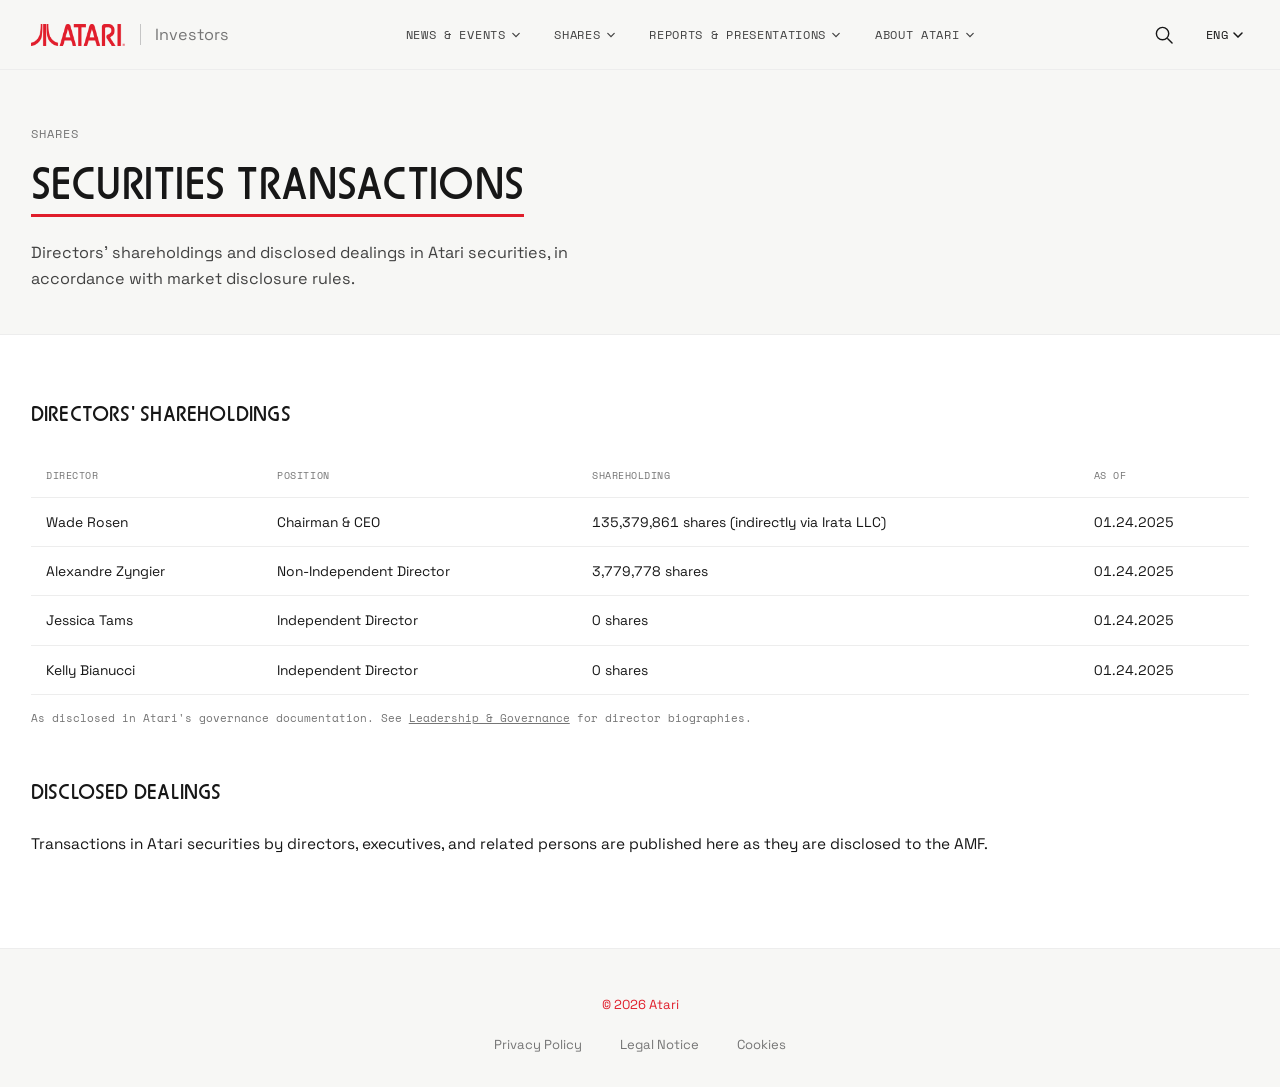
<file: securities-transactions.html>
<!DOCTYPE html>
<html lang="en">
<head>
<meta charset="UTF-8">
<meta name="viewport" content="width=device-width, initial-scale=1">
<title>Securities Transactions | Atari Investors</title>
<meta name="description" content="Disclosed transactions in Atari securities by directors, executives, and related persons.">
<link rel="preconnect" href="https://fonts.googleapis.com">
<link href="https://fonts.googleapis.com/css2?family=Space+Grotesk:wght@400;500;600&family=Space+Mono&display=swap" rel="stylesheet">
<link rel="stylesheet" href="assets/css/styles.css">
</head>
<body>

<header class="site-header" data-include="assets/partials/header.html"></header>

<main>
  <section class="page-banner">
    <div class="container">
      <p class="overline page-banner__eyebrow">Shares</p>
      <h1>Securities Transactions</h1>
      <p class="lede">Directors' shareholdings and disclosed dealings in Atari securities, in accordance with market disclosure rules.</p>
    </div>
  </section>

  <section class="page-content">
    <div class="container">
      <h2 class="subsection-heading">Directors' Shareholdings</h2>
      <div class="table-scroll">
        <table class="data-table">
          <thead>
            <tr>
              <th>Director</th>
              <th>Position</th>
              <th>Shareholding</th>
              <th>As Of</th>
            </tr>
          </thead>
          <tbody>
            <tr><td>Wade Rosen</td><td>Chairman &amp; CEO</td><td>135,379,861 shares (indirectly via Irata LLC)</td><td>01.24.2025</td></tr>
            <tr><td>Alexandre Zyngier</td><td>Non-Independent Director</td><td>3,779,778 shares</td><td>01.24.2025</td></tr>
            <tr><td>Jessica Tams</td><td>Independent Director</td><td>0 shares</td><td>01.24.2025</td></tr>
            <tr><td>Kelly Bianucci</td><td>Independent Director</td><td>0 shares</td><td>01.24.2025</td></tr>
          </tbody>
        </table>
      </div>
      <p class="chart-disclaimer">As disclosed in Atari's governance documentation. See <a href="leadership-governance.html">Leadership &amp; Governance</a> for director biographies.</p>

      <h2 class="subsection-heading" style="margin-top:3rem;">Disclosed Dealings</h2>
      <p>Transactions in Atari securities by directors, executives, and related persons are published here as they are disclosed to the AMF.</p>
    </div>
  </section>
</main>

<footer class="site-footer" data-include="assets/partials/footer.html"></footer>

<script src="assets/js/include.js"></script>
<script src="assets/js/main.js"></script>
</body>
</html>
</file>
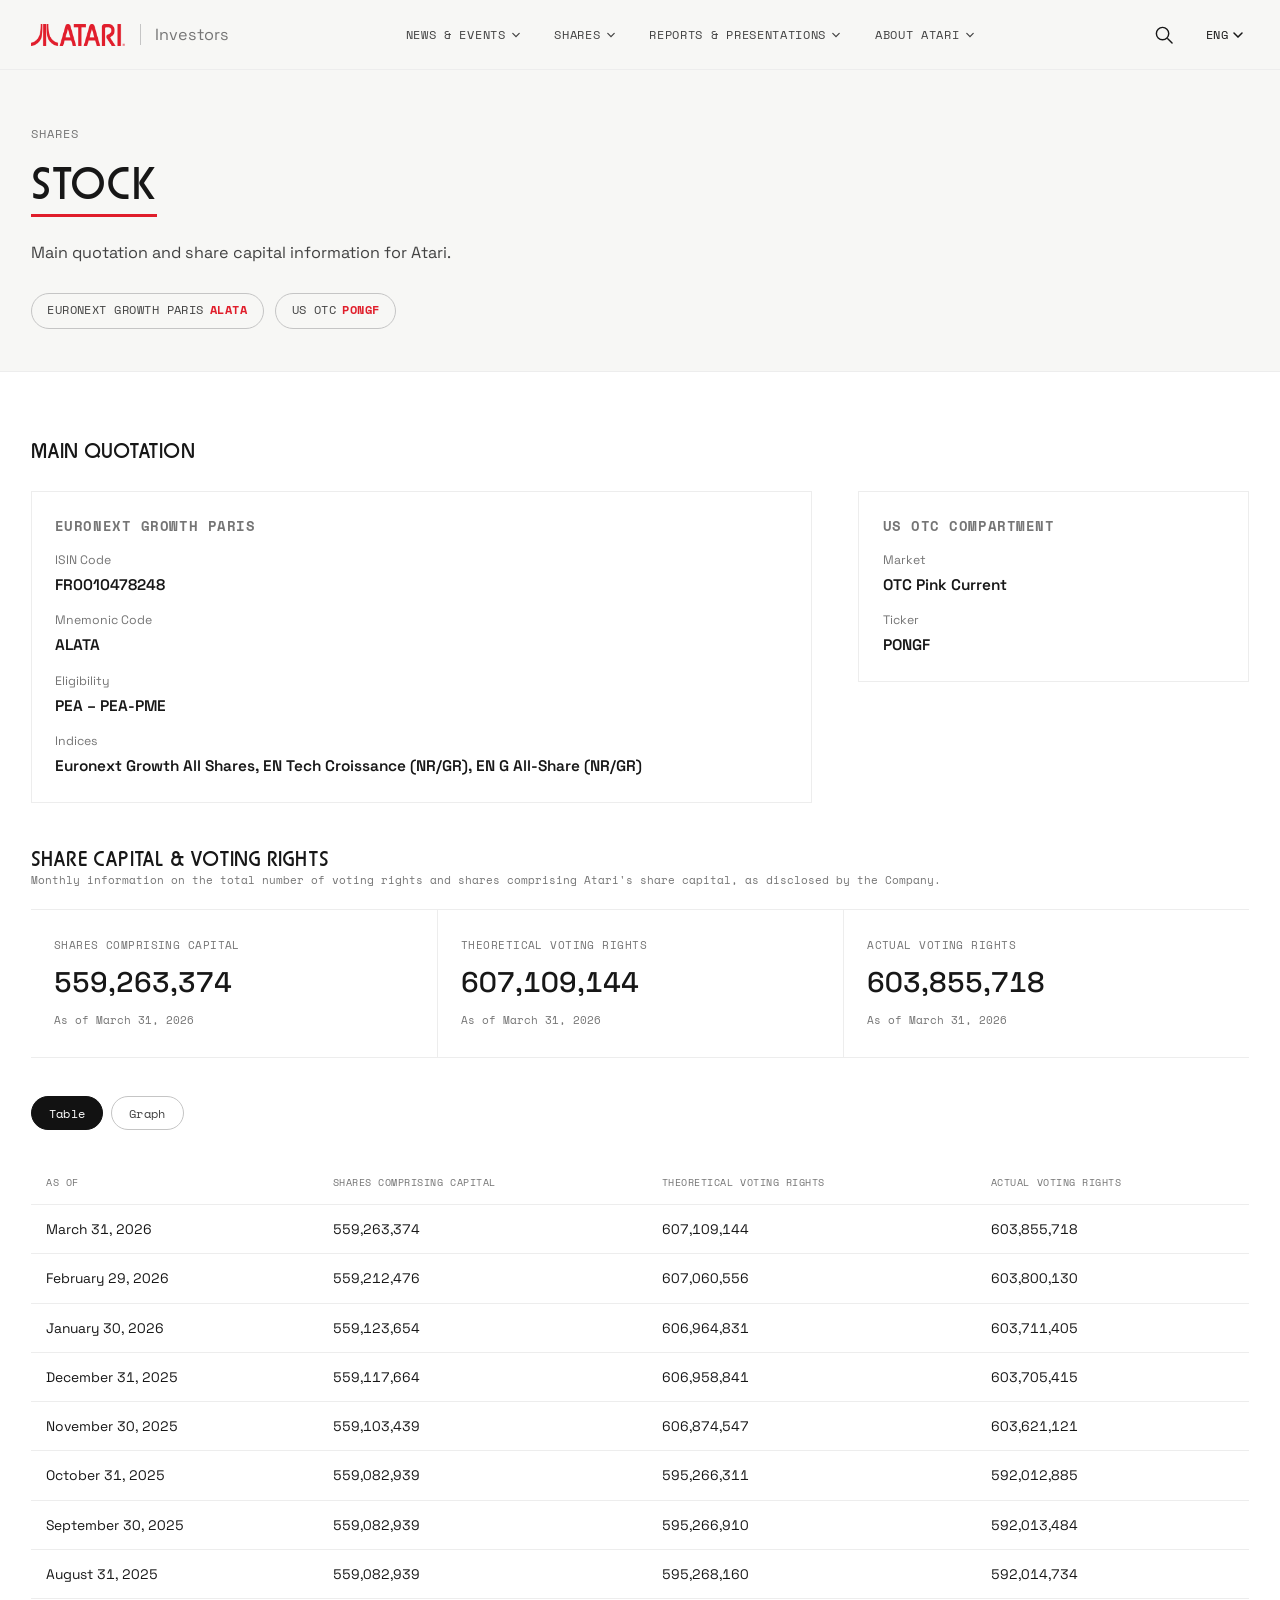
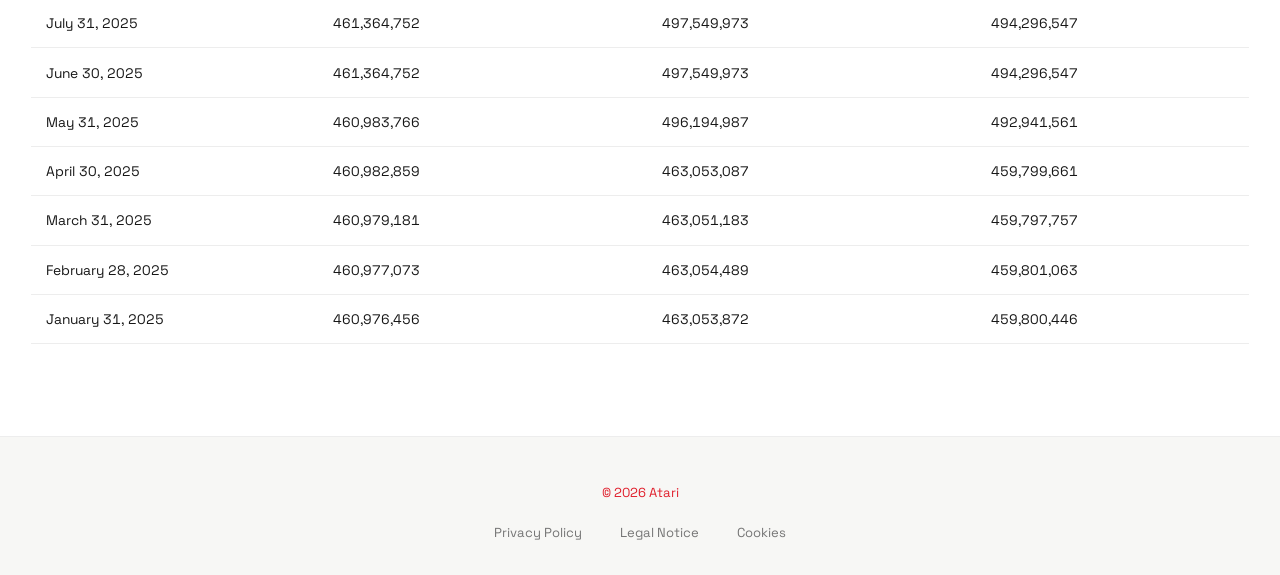
<file: stock.html>
<!DOCTYPE html>
<html lang="en">
<head>
<meta charset="UTF-8">
<meta name="viewport" content="width=device-width, initial-scale=1">
<title>Stock | Atari Investors</title>
<meta name="description" content="Atari main quotation and share capital information.">
<link rel="preconnect" href="https://fonts.googleapis.com">
<link href="https://fonts.googleapis.com/css2?family=Space+Grotesk:wght@400;500;600&family=Space+Mono&display=swap" rel="stylesheet">
<link rel="stylesheet" href="assets/css/styles.css">
</head>
<body>

<header class="site-header" data-include="assets/partials/header.html"></header>

<main>
  <section class="page-banner">
    <div class="container">
      <p class="overline page-banner__eyebrow">Shares</p>
      <h1>Stock</h1>
      <p class="lede">Main quotation and share capital information for Atari.</p>
      <div class="hero__tickers">
        <span class="ticker-pill">Euronext Growth Paris <strong>ALATA</strong></span>
        <span class="ticker-pill">US OTC <strong>PONGF</strong></span>
      </div>
    </div>
  </section>

  <section class="page-content">
    <div class="container">

      <h2 class="subsection-heading">Main Quotation</h2>
      <div class="content-grid" style="margin-bottom:2.5rem;">
        <div class="info-card">
          <h3>Euronext Growth Paris</h3>
          <dl>
            <dt>ISIN Code</dt>
            <dd>FR0010478248</dd>
            <dt>Mnemonic Code</dt>
            <dd>ALATA</dd>
            <dt>Eligibility</dt>
            <dd>PEA &ndash; PEA-PME</dd>
            <dt>Indices</dt>
            <dd>Euronext Growth All Shares, EN Tech Croissance (NR/GR), EN G All-Share (NR/GR)</dd>
          </dl>
        </div>
        <div class="info-card">
          <h3>US OTC Compartment</h3>
          <dl>
            <dt>Market</dt>
            <dd>OTC Pink Current</dd>
            <dt>Ticker</dt>
            <dd>PONGF</dd>
          </dl>
        </div>
      </div>

      <h2 class="subsection-heading">Share Capital &amp; Voting Rights</h2>
      <p class="chart-disclaimer" style="margin-top:-1.75rem;margin-bottom:1.25rem;">Monthly information on the total number of voting rights and shares comprising Atari's share capital, as disclosed by the Company.</p>

      <div class="stat-row">
        <div class="stat-tile">
          <span class="stat-tile__label">Shares Comprising Capital</span>
          <span class="stat-tile__value">559,263,374</span>
          <span class="stat-tile__meta">As of March 31, 2026</span>
        </div>
        <div class="stat-tile">
          <span class="stat-tile__label">Theoretical Voting Rights</span>
          <span class="stat-tile__value">607,109,144</span>
          <span class="stat-tile__meta">As of March 31, 2026</span>
        </div>
        <div class="stat-tile">
          <span class="stat-tile__label">Actual Voting Rights</span>
          <span class="stat-tile__value">603,855,718</span>
          <span class="stat-tile__meta">As of March 31, 2026</span>
        </div>
      </div>

      <div class="filter-tabs" id="votingViewTabs">
        <button class="filter-tab is-active" data-view="table">Table</button>
        <button class="filter-tab" data-view="graph">Graph</button>
      </div>

      <div id="votingTableView">
        <div class="table-scroll">
          <table class="data-table">
            <thead>
              <tr>
                <th>As of</th>
                <th>Shares Comprising Capital</th>
                <th>Theoretical Voting Rights</th>
                <th>Actual Voting Rights</th>
              </tr>
            </thead>
            <tbody>
              <tr><td>March 31, 2026</td><td>559,263,374</td><td>607,109,144</td><td>603,855,718</td></tr>
              <tr><td>February 29, 2026</td><td>559,212,476</td><td>607,060,556</td><td>603,800,130</td></tr>
              <tr><td>January 30, 2026</td><td>559,123,654</td><td>606,964,831</td><td>603,711,405</td></tr>
              <tr><td>December 31, 2025</td><td>559,117,664</td><td>606,958,841</td><td>603,705,415</td></tr>
              <tr><td>November 30, 2025</td><td>559,103,439</td><td>606,874,547</td><td>603,621,121</td></tr>
              <tr><td>October 31, 2025</td><td>559,082,939</td><td>595,266,311</td><td>592,012,885</td></tr>
              <tr><td>September 30, 2025</td><td>559,082,939</td><td>595,266,910</td><td>592,013,484</td></tr>
              <tr><td>August 31, 2025</td><td>559,082,939</td><td>595,268,160</td><td>592,014,734</td></tr>
              <tr><td>July 31, 2025</td><td>461,364,752</td><td>497,549,973</td><td>494,296,547</td></tr>
              <tr><td>June 30, 2025</td><td>461,364,752</td><td>497,549,973</td><td>494,296,547</td></tr>
              <tr><td>May 31, 2025</td><td>460,983,766</td><td>496,194,987</td><td>492,941,561</td></tr>
              <tr><td>April 30, 2025</td><td>460,982,859</td><td>463,053,087</td><td>459,799,661</td></tr>
              <tr><td>March 31, 2025</td><td>460,979,181</td><td>463,051,183</td><td>459,797,757</td></tr>
              <tr><td>February 28, 2025</td><td>460,977,073</td><td>463,054,489</td><td>459,801,063</td></tr>
              <tr><td>January 31, 2025</td><td>460,976,456</td><td>463,053,872</td><td>459,800,446</td></tr>
            </tbody>
          </table>
        </div>
      </div>

      <div id="votingGraphView" hidden>
        <div class="chart-canvas-wrap">
          <canvas id="votingChart"></canvas>
          <div class="chart-tooltip" id="votingTooltip"></div>
        </div>
        <div class="chart-legend" id="votingLegend"></div>
      </div>

    </div>
  </section>
</main>

<footer class="site-footer" data-include="assets/partials/footer.html"></footer>

<script src="assets/js/include.js"></script>
<script src="assets/js/main.js"></script>
<script src="assets/js/voting-rights-chart.js"></script>
</body>
</html>
</file>
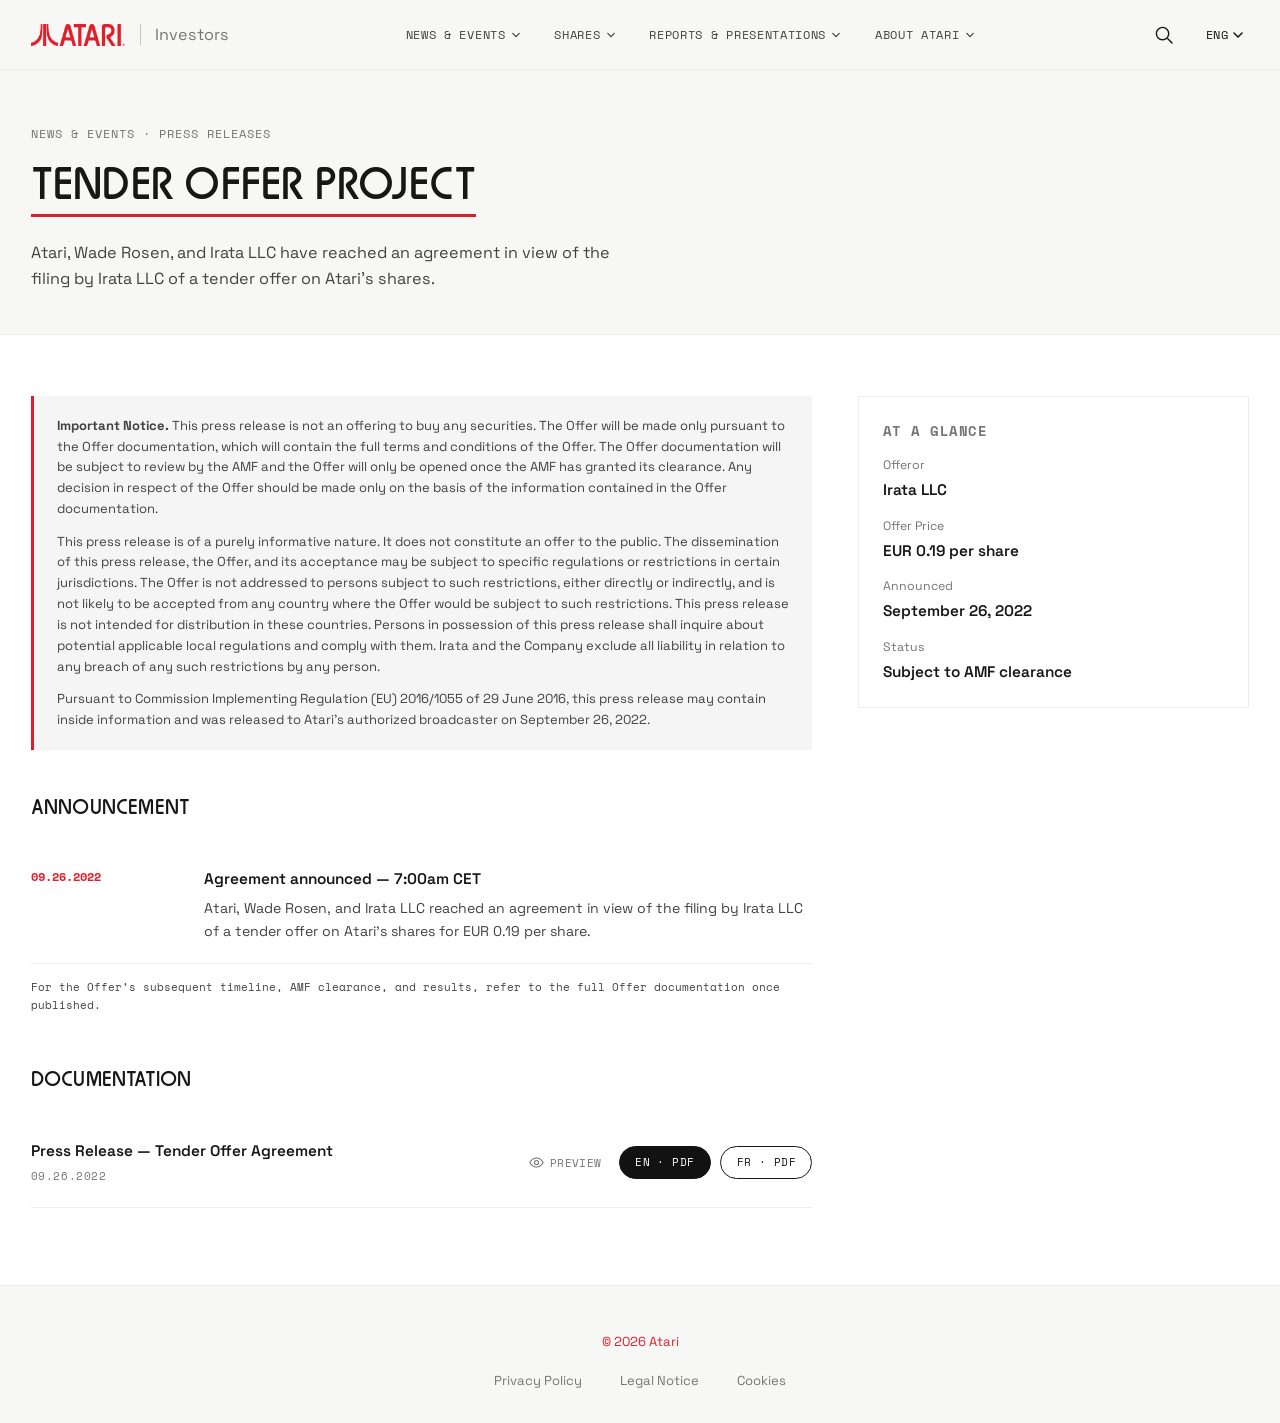
<file: tender-offer-project.html>
<!DOCTYPE html>
<html lang="en">
<head>
<meta charset="UTF-8">
<meta name="viewport" content="width=device-width, initial-scale=1">
<title>Tender Offer Project | Atari Investors</title>
<meta name="description" content="Documentation for the Irata LLC tender offer on Atari's shares.">
<link rel="preconnect" href="https://fonts.googleapis.com">
<link href="https://fonts.googleapis.com/css2?family=Space+Grotesk:wght@400;500;600&family=Space+Mono&display=swap" rel="stylesheet">
<link rel="stylesheet" href="assets/css/styles.css">
</head>
<body>

<header class="site-header" data-include="assets/partials/header.html"></header>

<main>
  <section class="page-banner">
    <div class="container">
      <p class="overline page-banner__eyebrow">News &amp; Events &middot; Press Releases</p>
      <h1>Tender Offer Project</h1>
      <p class="lede">Atari, Wade Rosen, and Irata LLC have reached an agreement in view of the filing by Irata LLC of a tender offer on Atari&rsquo;s shares.</p>
    </div>
  </section>

  <section class="page-content">
    <div class="container content-grid">
      <div>
        <div class="notice-box">
          <p><strong>Important Notice.</strong> This press release is not an offering to buy any securities. The Offer will be made only pursuant to the Offer documentation, which will contain the full terms and conditions of the Offer. The Offer documentation will be subject to review by the AMF and the Offer will only be opened once the AMF has granted its clearance. Any decision in respect of the Offer should be made only on the basis of the information contained in the Offer documentation.</p>
          <p>This press release is of a purely informative nature. It does not constitute an offer to the public. The dissemination of this press release, the Offer, and its acceptance may be subject to specific regulations or restrictions in certain jurisdictions. The Offer is not addressed to persons subject to such restrictions, either directly or indirectly, and is not likely to be accepted from any country where the Offer would be subject to such restrictions. This press release is not intended for distribution in these countries. Persons in possession of this press release shall inquire about potential applicable local regulations and comply with them. Irata and the Company exclude all liability in relation to any breach of any such restrictions by any person.</p>
          <p>Pursuant to Commission Implementing Regulation (EU) 2016/1055 of 29 June 2016, this press release may contain inside information and was released to Atari&rsquo;s authorized broadcaster on September 26, 2022.</p>
        </div>

        <h2 class="subsection-heading">Announcement</h2>
        <div class="timeline">
          <div class="timeline__item">
            <span class="timeline__date">09.26.2022</span>
            <div class="timeline__body">
              <h4>Agreement announced &mdash; 7:00am CET</h4>
              <p>Atari, Wade Rosen, and Irata LLC reached an agreement in view of the filing by Irata LLC of a tender offer on Atari&rsquo;s shares for EUR 0.19 per share.</p>
            </div>
          </div>
        </div>
        <p class="chart-disclaimer" style="margin-top:1rem;">For the Offer&rsquo;s subsequent timeline, AMF clearance, and results, refer to the full Offer documentation once published.</p>

        <h2 class="subsection-heading" style="margin-top:3rem;">Documentation</h2>
        <div class="doc-list">
          <div class="doc-row">
            <div class="doc-row__meta">
              <span class="doc-row__title">Press Release &mdash; Tender Offer Agreement</span>
              <span class="doc-row__date">09.26.2022</span>
            </div>
            <div class="doc-row__actions"><button class="doc-preview-btn" type="button" aria-label="Preview document"><svg width="15" height="15" viewBox="0 0 20 20" fill="none" aria-hidden="true"><path d="M1 10C1 10 4.5 4 10 4C15.5 4 19 10 19 10C19 10 15.5 16 10 16C4.5 16 1 10 1 10Z" stroke="currentColor" stroke-width="1.4" stroke-linejoin="round"/><circle cx="10" cy="10" r="2.75" stroke="currentColor" stroke-width="1.4"/></svg>Preview</button>
              <a class="pill-btn pill-btn--sm" href="#">EN &middot; PDF</a>
              <a class="pill-btn pill-btn--sm pill-btn--ghost" href="#">FR &middot; PDF</a>
            </div>
          </div>
        </div>
      </div>

      <aside>
        <div class="info-card">
          <h3>At a Glance</h3>
          <dl>
            <dt>Offeror</dt>
            <dd>Irata LLC</dd>
            <dt>Offer Price</dt>
            <dd>EUR 0.19 per share</dd>
            <dt>Announced</dt>
            <dd>September 26, 2022</dd>
            <dt>Status</dt>
            <dd>Subject to AMF clearance</dd>
          </dl>
        </div>
      </aside>
    </div>
  </section>
</main>

<footer class="site-footer" data-include="assets/partials/footer.html"></footer>

<script src="assets/js/include.js"></script>
<script src="assets/js/main.js"></script>
</body>
</html>
</file>
<file: assets/css/styles.css>
/* ==========================================================================
   Atari Investor Relations — styles
   Tokens and rules sourced from the Atari.com Web Style Reference:
   Space Grotesk (body/headings, weight 500) + Space Mono (overlines/mono),
   black/white/grey carry layout, red is an accent (CTA/hover/live/sale),
   pill-shaped interactive elements (buttons 50px, inputs 40px, badges 4rem),
   square-cornered content cards, red-on-hover as the house interaction.
   ========================================================================== */

:root {
  --color-atari-red: #E01E2B;
  --color-black: #121212;
  --color-white: #FFFFFF;
  --color-off-white: #F7F7F5;
  --color-grey-100: #F5F5F5;
  --color-grey-150: #EDEDED;
  --color-grey-200: #C5C5C5;
  --color-grey-300: #666666;
  --color-grey-400: #2D2D2D;
  --color-grey-500: #757575;
  --color-grey-700: #424242;
  --color-ink: #171717;

  --font-body: 'Space Grotesk', sans-serif;
  --font-mono: 'Space Mono', monospace;
  --font-display: 'Atari 1972', 'Space Grotesk', sans-serif;

  --ease-house: cubic-bezier(0.22, 1, 0.36, 1);
  --max-width: 1600px;
  --hero-title-size: clamp(2.5rem, 2rem + 3vw, 4.5rem);
}

@font-face {
  font-family: 'Atari 1972';
  src: url('../fonts/Atari1972-Regular.otf') format('opentype');
  font-weight: 400;
  font-style: normal;
  font-display: swap;
}

@font-face {
  font-family: 'Atari 1972';
  src: url('../fonts/Atari1972-Bold.otf') format('opentype');
  font-weight: 700;
  font-style: normal;
  font-display: swap;
}

* { box-sizing: border-box; }

html { font-size: clamp(15px, 10px + 0.42vw, 18px); }

body {
  margin: 0;
  font-family: var(--font-body);
  color: var(--color-ink);
  background: var(--color-white);
  line-height: 1.6;
  -webkit-font-smoothing: antialiased;
}

a { color: inherit; }

img { max-width: 100%; display: block; }

.container {
  max-width: var(--max-width);
  margin: 0 auto;
  padding: 0 2rem;
}

.overline {
  font-family: var(--font-mono);
  text-transform: uppercase;
  letter-spacing: 0.08em;
  font-size: 0.8125rem;
}

/* ---------------------------------- Header ------------------------------- */

.site-header {
  position: sticky;
  top: 0;
  z-index: 100;
  background: var(--color-off-white);
  border-bottom: 1px solid var(--color-grey-150);
}

.site-header__bar {
  max-width: var(--max-width);
  margin: 0 auto;
  padding: 0 2rem;
  display: flex;
  align-items: center;
  justify-content: space-between;
  height: 4.5rem;
  gap: 2rem;
}

.logo {
  display: flex;
  align-items: center;
  gap: 0.6rem;
  text-decoration: none;
  flex: 0 0 auto;
}

.logo__img { height: 22px; width: auto; }

.logo__divider {
  width: 1px;
  height: 1.4rem;
  background: var(--color-grey-200);
  margin: 0 0.35rem;
}

.logo__sub {
  font-size: 1.05rem;
  color: var(--color-grey-500);
  font-weight: 400;
}

.primary-nav {
  display: flex;
  align-items: center;
  gap: 2.25rem;
  flex: 1 1 auto;
  justify-content: center;
}

.primary-nav__item { position: static; }

.primary-nav__link {
  display: flex;
  align-items: center;
  gap: 0.4rem;
  background: none;
  border: 0;
  cursor: pointer;
  font-family: var(--font-mono);
  font-size: 0.75rem;
  letter-spacing: 0.06em;
  text-transform: uppercase;
  color: var(--color-grey-700);
  text-decoration: none;
  padding: 1.6rem 0;
  transition: color 0.3s var(--ease-house);
}

.primary-nav__link:hover,
.primary-nav__item.is-open .primary-nav__link {
  color: var(--color-atari-red);
}

.primary-nav__link .chev {
  width: 8px;
  height: 8px;
  transition: transform 0.3s var(--ease-house);
}

.primary-nav__item.is-open .chev { transform: rotate(180deg); }

.header-actions {
  display: flex;
  align-items: center;
  gap: 1.5rem;
  flex: 0 0 auto;
}

.icon-btn {
  background: none;
  border: 0;
  cursor: pointer;
  color: var(--color-ink);
  display: inline-flex;
  padding: 0.25rem;
  transition: color 0.3s var(--ease-house);
}

.icon-btn:hover { color: var(--color-atari-red); }

.lang-toggle {
  position: relative;
}

.lang-toggle__btn {
  background: none;
  border: 0;
  cursor: pointer;
  font-family: var(--font-mono);
  font-size: 0.75rem;
  letter-spacing: 0.06em;
  color: var(--color-ink);
  display: flex;
  align-items: center;
  gap: 0.3rem;
}

.lang-toggle__btn:hover { color: var(--color-atari-red); }

/* Mega menu panel */
.mega-menu {
  position: absolute;
  left: 0;
  top: 100%;
  width: 100%;
  background: var(--color-off-white);
  border-top: 1px solid var(--color-grey-150);
  border-bottom: 1px solid var(--color-grey-150);
  box-shadow: 0 12px 24px -12px rgba(0,0,0,0.12);
  opacity: 0;
  visibility: hidden;
  transform: translateY(-6px);
  transition: opacity 0.25s var(--ease-house), transform 0.25s var(--ease-house), visibility 0.25s;
}

.primary-nav__item.is-open .mega-menu {
  opacity: 1;
  visibility: visible;
  transform: translateY(0);
}

.mega-menu__inner {
  max-width: var(--max-width);
  margin: 0 auto;
  padding: 0.5rem 2rem 1rem;
}

.mega-menu__link {
  display: flex;
  align-items: center;
  justify-content: space-between;
  padding: 1rem 0;
  text-decoration: none;
  color: var(--color-ink);
  border-bottom: 1px solid var(--color-grey-150);
  font-size: 0.95rem;
  transition: color 0.3s var(--ease-house), padding-left 0.3s var(--ease-house);
}

.mega-menu__link:hover,
.mega-menu__link.is-current {
  color: var(--color-atari-red);
  padding-left: 0.35rem;
}

.mega-menu__link:last-child { border-bottom: 0; }

.mega-menu__link .chev-right { width: 7px; height: 7px; flex: 0 0 auto; }

.mega-menu__sub .mega-menu__link {
  padding-left: 1.25rem;
  color: var(--color-grey-500);
}

.lang-panel {
  position: absolute;
  right: 0;
  top: calc(100% + 1px);
  min-width: 220px;
  background: var(--color-off-white);
  border: 1px solid var(--color-grey-150);
  box-shadow: 0 12px 24px -12px rgba(0,0,0,0.15);
  opacity: 0;
  visibility: hidden;
  transform: translateY(-6px);
  transition: opacity 0.25s var(--ease-house), transform 0.25s var(--ease-house), visibility 0.25s;
}

.lang-toggle.is-open .lang-panel {
  opacity: 1;
  visibility: visible;
  transform: translateY(0);
}

.lang-panel__option {
  display: block;
  width: 100%;
  text-align: left;
  padding: 0.9rem 1.25rem;
  border: 0;
  background: none;
  cursor: pointer;
  font-family: var(--font-body);
  font-size: 0.95rem;
  border-bottom: 1px solid var(--color-grey-150);
}

.lang-panel__option:last-child { border-bottom: 0; }

.lang-panel__option.is-active {
  background: var(--color-black);
  color: var(--color-white);
}

.lang-panel__option:not(.is-active):hover { color: var(--color-atari-red); }

/* Hamburger toggle (mobile) */

.nav-toggle {
  display: none;
  flex-direction: column;
  justify-content: center;
  align-items: flex-end;
  gap: 5px;
  width: 26px;
  height: 20px;
  background: none;
  border: 0;
  cursor: pointer;
  padding: 0;
}

.nav-toggle span {
  display: block;
  width: 100%;
  height: 2px;
  background: var(--color-ink);
  transition: transform 0.3s var(--ease-house), opacity 0.3s var(--ease-house), width 0.3s var(--ease-house);
}

.nav-toggle[aria-expanded="true"] span:nth-child(1) { transform: translateY(7px) rotate(45deg); width: 100%; }
.nav-toggle[aria-expanded="true"] span:nth-child(2) { opacity: 0; }
.nav-toggle[aria-expanded="true"] span:nth-child(3) { transform: translateY(-7px) rotate(-45deg); width: 100%; }

/* Mobile nav drawer */

.mobile-nav {
  display: none;
}

.mobile-nav__inner {
  max-width: var(--max-width);
  margin: 0 auto;
  padding: 0.5rem 2rem 2rem;
}

.mobile-nav__item,
.mobile-nav__subitem {
  border-bottom: 1px solid var(--color-grey-150);
}

.mobile-nav__subitem { border-bottom: 0; }

.mobile-nav__item > summary,
.mobile-nav__subitem > summary {
  cursor: pointer;
  list-style: none;
  padding: 1.1rem 0;
  font-family: var(--font-mono);
  font-size: 0.8rem;
  letter-spacing: 0.06em;
  text-transform: uppercase;
  display: flex;
  align-items: center;
  justify-content: space-between;
  color: var(--color-grey-700);
}

.mobile-nav__item > summary::-webkit-details-marker,
.mobile-nav__subitem > summary::-webkit-details-marker { display: none; }

.mobile-nav__item > summary::after,
.mobile-nav__subitem > summary::after {
  content: '';
  width: 8px;
  height: 8px;
  border-right: 1.5px solid currentColor;
  border-bottom: 1.5px solid currentColor;
  transform: rotate(45deg);
  transition: transform 0.3s var(--ease-house);
  flex: 0 0 auto;
}

.mobile-nav__item[open] > summary,
.mobile-nav__subitem[open] > summary { color: var(--color-atari-red); }

.mobile-nav__item[open] > summary::after,
.mobile-nav__subitem[open] > summary::after { transform: rotate(225deg); }

.mobile-nav__panel {
  display: flex;
  flex-direction: column;
  padding-bottom: 0.75rem;
}

.mobile-nav__panel a,
.mobile-nav__lang {
  padding: 0.75rem 0;
  text-decoration: none;
  color: var(--color-ink);
  font-size: 0.95rem;
  border: 0;
  background: none;
  text-align: left;
  cursor: pointer;
  font-family: var(--font-body);
}

.mobile-nav__panel--sub a { padding-left: 1.25rem; color: var(--color-grey-500); }

.mobile-nav__lang.is-active { color: var(--color-atari-red); font-weight: 600; }

@media (hover: hover) {
  .mobile-nav__panel a:hover,
  .mobile-nav__lang:hover { color: var(--color-atari-red); }
}

/* ---------------------------------- Hero --------------------------------- */

.hero {
  background: var(--color-off-white);
  position: relative;
  overflow: hidden;
}

.hero__inner {
  max-width: var(--max-width);
  margin: 0 auto;
  padding: 4rem 2rem 3rem;
  display: grid;
  grid-template-columns: 1.1fr 0.9fr;
  align-items: center;
  gap: 2rem;
}

.hero__eyebrow {
  color: var(--color-grey-500);
  margin: 0 0 0.75rem;
}

.hero__tickers {
  display: flex;
  flex-wrap: wrap;
  gap: 0.75rem;
  margin: 1.75rem 0 0;
}

.ticker-pill {
  display: inline-flex;
  align-items: center;
  gap: 0.4rem;
  padding: 0.5rem 1rem;
  border: 1px solid var(--color-grey-200);
  border-radius: 999px;
  font-family: var(--font-mono);
  font-size: 0.75rem;
  text-transform: uppercase;
  letter-spacing: 0.04em;
  color: var(--color-grey-700);
}

.ticker-pill strong { color: var(--color-atari-red); font-weight: 600; }

.hero h1 {
  font-family: var(--font-display);
  font-size: var(--hero-title-size);
  font-weight: 400;
  line-height: 1.02;
  letter-spacing: 0.005em;
  text-transform: uppercase;
  margin: 0 0 1.25rem;
}

.hero p.lede {
  font-size: 1.15rem;
  color: var(--color-grey-700);
  max-width: 32ch;
  margin: 0;
}

.hero__mark {
  justify-self: center;
  font-size: var(--hero-title-size);
  padding: 0.35em;
}
.hero__mark img { width: 100%; max-width: 460px; height: auto; display: block; }

/* ---------------------------------- Mission ------------------------------ */

.mission {
  background: var(--color-black);
  color: var(--color-white);
  padding: 4rem 0;
}

.mission__inner {
  max-width: var(--max-width);
  margin: 0 auto;
  padding: 0 2rem;
  display: flex;
  flex-direction: column;
  gap: 1.25rem;
}

.mission h2 {
  font-family: var(--font-display);
  font-size: 2rem;
  font-weight: 400;
  text-transform: uppercase;
  letter-spacing: 0.005em;
  margin: 0;
}

.mission p {
  margin: 0;
  color: var(--color-grey-200);
  font-size: 1rem;
}

.mission a { color: var(--color-white); text-decoration: underline; transition: color 0.3s var(--ease-house); }
.mission a:hover { color: var(--color-atari-red); }

/* ---------------------------------- Sections ------------------------------ */

section.block { padding: 5rem 0; }

.section-heading {
  font-family: var(--font-display);
  font-size: 2rem;
  font-weight: 400;
  text-transform: uppercase;
  margin: 0 0 2.5rem;
  letter-spacing: 0.005em;
}

.doc-link {
  display: flex;
  align-items: center;
  gap: 0.6rem;
  text-decoration: none;
  color: inherit;
  font-family: var(--font-mono);
  font-size: 0.75rem;
  letter-spacing: 0.05em;
  text-transform: uppercase;
  padding: 0.75rem 0;
  border-top: 1px solid rgba(255,255,255,0.25);
  transition: opacity 0.3s var(--ease-house);
}

.doc-link:first-of-type { border-top: 1px solid rgba(255,255,255,0.25); margin-top: 0.5rem; }
.doc-link:hover { opacity: 0.75; }
.doc-link svg { flex: 0 0 auto; }

.doc-link--quiet {
  border-top: 0;
  padding: 0;
  color: var(--color-ink);
  opacity: 1;
}

.doc-link--quiet:hover { color: var(--color-atari-red); }

/* News & results feed (quiet, Apple-style combined feed) */

.feed { display: flex; flex-direction: column; }

.feed-item {
  display: grid;
  grid-template-columns: 260px 1fr;
  gap: 2.5rem;
  padding: 2.5rem 0;
  border-top: 1px solid var(--color-grey-150);
}

.feed-item:first-child { border-top: 0; padding-top: 0; }

.feed-item__media .placeholder,
.feed-item__media img {
  width: 100%;
  height: 170px;
  background: var(--color-grey-200);
  object-fit: cover;
}

.feed-item__tag {
  color: var(--color-atari-red);
  font-family: var(--font-mono);
  font-size: 0.75rem;
  letter-spacing: 0.06em;
  text-transform: uppercase;
  display: block;
  margin-bottom: 0.5rem;
}

.feed-item__title {
  font-size: 1.15rem;
  font-weight: 600;
  text-transform: uppercase;
  margin: 0 0 0.4rem;
}

.feed-item__date {
  font-family: var(--font-mono);
  font-size: 0.75rem;
  color: var(--color-grey-500);
  display: block;
  margin-bottom: 0.75rem;
}

.feed-item__text {
  color: var(--color-ink);
  font-size: 0.95rem;
  line-height: 1.6;
  margin: 0 0 1rem;
}

.feed-item__quote {
  font-style: italic;
  color: var(--color-grey-700);
  margin: 0.4rem 0 1.25rem;
  font-size: 1rem;
  line-height: 1.5;
}

.feed-item__quote-author {
  font-style: normal;
  font-weight: 600;
  color: var(--color-ink);
  display: block;
  margin-top: 0.25rem;
}

.feed-item__links { display: flex; flex-direction: column; gap: 0.6rem; }

/* Quick links (quiet tiles) */

.quick-links {
  display: grid;
  grid-template-columns: repeat(auto-fit, minmax(220px, 1fr));
  gap: 1.25rem;
}

.quick-link {
  display: flex;
  align-items: center;
  gap: 0.9rem;
  padding: 1.5rem;
  border: 1px solid var(--color-grey-150);
  color: var(--color-ink);
  text-decoration: none;
  transition: border-color 0.25s var(--ease-house), color 0.25s var(--ease-house);
}

.quick-link:hover { border-color: var(--color-atari-red); color: var(--color-atari-red); }
.quick-link__icon { flex: 0 0 auto; }
.quick-link__label { flex: 1 1 auto; font-weight: 500; }
.quick-link__arrow { flex: 0 0 auto; }

.read-more {
  display: inline-flex;
  align-items: center;
  gap: 0.5rem;
  font-family: var(--font-mono);
  font-size: 0.75rem;
  letter-spacing: 0.05em;
  text-transform: uppercase;
  text-decoration: none;
  color: var(--color-ink);
  transition: color 0.3s var(--ease-house);
}

.read-more:hover { color: var(--color-atari-red); }

/* Key priorities */

.priorities {
  background: var(--color-off-white);
  color: var(--color-ink);
  padding: 5rem 0;
}

.priorities__grid {
  display: grid;
  grid-template-columns: repeat(auto-fit, minmax(220px, 1fr));
  gap: 2.5rem;
}

.priorities__icon {
  color: var(--color-ink);
  margin-bottom: 1.25rem;
}

.priorities__card h3 {
  font-size: 1.15rem;
  font-weight: 500;
  margin: 0 0 0.75rem;
}

.priorities__card p {
  font-size: 0.9rem;
  line-height: 1.6;
  color: var(--color-grey-700);
  margin: 0;
}

/* Footer */

.site-footer {
  background: var(--color-off-white);
  border-top: 1px solid var(--color-grey-150);
  padding: 3rem 0 2rem;
  text-align: center;
}

.site-footer__copy {
  color: var(--color-atari-red);
  font-size: 0.85rem;
  margin: 0 0 1rem;
}

.site-footer__links {
  display: flex;
  justify-content: center;
  gap: 2.5rem;
  list-style: none;
  padding: 0;
  margin: 0;
}

.site-footer__links a {
  text-decoration: none;
  color: var(--color-grey-500);
  font-size: 0.85rem;
  transition: color 0.3s var(--ease-house);
}

.site-footer__links a:hover { color: var(--color-atari-red); }

/* ---------------------------------- Page banner (sub-pages) --------------- */

.page-banner {
  background: var(--color-off-white);
  border-bottom: 1px solid var(--color-grey-150);
  padding: 3.5rem 0 2.75rem;
}

.page-banner__eyebrow { color: var(--color-grey-500); margin: 0 0 0.9rem; }

.page-banner h1 {
  display: inline-block;
  font-family: var(--font-display);
  font-size: clamp(2rem, 1.5rem + 2vw, 3rem);
  font-weight: 400;
  letter-spacing: 0.005em;
  text-transform: uppercase;
  line-height: 1.05;
  margin: 0 0 0.6rem;
  padding-bottom: 0.5rem;
  border-bottom: 3px solid var(--color-atari-red);
}

.page-banner p.lede {
  color: var(--color-grey-700);
  max-width: 62ch;
  margin: 0.9rem 0 0;
  font-size: 1.05rem;
}

.page-content { padding: 4rem 0 5rem; }
.page-content + .page-content { padding-top: 0; }

.subsection-heading {
  font-family: var(--font-display);
  font-size: 1.4rem;
  font-weight: 400;
  text-transform: uppercase;
  letter-spacing: 0.01em;
  margin: 0 0 1.5rem;
}

/* ---------------------------------- Pill buttons --------------------------- */

.pill-btn {
  display: inline-flex;
  align-items: center;
  gap: 0.45rem;
  padding: 0.6rem 1.3rem;
  border-radius: 50px;
  background: var(--color-black);
  color: var(--color-white);
  font-family: var(--font-mono);
  font-size: 0.75rem;
  text-transform: uppercase;
  letter-spacing: 0.04em;
  text-decoration: none;
  border: 1px solid var(--color-black);
  cursor: pointer;
  transition: background-color 0.3s var(--ease-house), color 0.3s var(--ease-house), border-color 0.3s var(--ease-house);
}

.pill-btn:hover { background-color: var(--color-atari-red); border-color: var(--color-atari-red); }

.pill-btn--ghost {
  background: transparent;
  color: var(--color-ink);
  border-color: var(--color-ink);
}

.pill-btn--ghost:hover { background: var(--color-atari-red); border-color: var(--color-atari-red); color: var(--color-white); }

.pill-btn--sm { padding: 0.45rem 1rem; font-size: 0.7rem; }

/* ---------------------------------- Filter tabs ------------------------------ */

.filter-tabs { display: flex; gap: 0.5rem; flex-wrap: wrap; margin-bottom: 2rem; }

.filter-tab {
  font-family: var(--font-mono);
  font-size: 0.75rem;
  letter-spacing: 0.03em;
  padding: 0.5rem 1.1rem;
  border-radius: 50px;
  border: 1px solid var(--color-grey-200);
  background: transparent;
  color: var(--color-grey-700);
  cursor: pointer;
  transition: background-color 0.3s var(--ease-house), color 0.3s var(--ease-house), border-color 0.3s var(--ease-house);
}

.filter-tab.is-active { background: var(--color-black); color: var(--color-white); border-color: var(--color-black); }
.filter-tab:hover:not(.is-active) { border-color: var(--color-atari-red); color: var(--color-atari-red); }

.doc-row.is-hidden { display: none; }

.year-filter {
  display: flex;
  gap: 1.5rem;
  align-items: center;
  flex-wrap: wrap;
  margin-bottom: 1.75rem;
}

.year-filter__field {
  display: flex;
  align-items: center;
  gap: 0.6rem;
}

.year-filter__label {
  font-family: var(--font-mono);
  font-size: 0.72rem;
  text-transform: uppercase;
  letter-spacing: 0.05em;
  color: var(--color-grey-500);
}

.year-filter__select {
  font-family: var(--font-body);
  font-size: 0.95rem;
  padding: 0.55rem 1.1rem;
  border: 1px solid var(--color-grey-200);
  border-radius: 40px;
  background: var(--color-white);
  color: var(--color-ink);
  cursor: pointer;
}

.year-filter__select:focus { outline: 2px solid var(--color-black); }
.year-filter__select:hover { border-color: var(--color-atari-red); }

/* ---------------------------------- Doc list -------------------------------- */

.doc-list { display: flex; flex-direction: column; }

.doc-row {
  display: flex;
  align-items: center;
  justify-content: space-between;
  gap: 1.5rem;
  padding: 1.35rem 0;
  border-bottom: 1px solid var(--color-grey-150);
  flex-wrap: wrap;
}

.doc-row__meta { display: flex; flex-direction: column; gap: 0.3rem; min-width: 220px; }

.doc-row__title { font-weight: 600; font-size: 1rem; }

.doc-row__date {
  font-family: var(--font-mono);
  font-size: 0.72rem;
  color: var(--color-grey-500);
  text-transform: uppercase;
  letter-spacing: 0.05em;
}

.doc-row__actions { display: flex; align-items: center; gap: 0.6rem; flex-wrap: wrap; }

.doc-preview-btn {
  display: inline-flex;
  align-items: center;
  gap: 0.4rem;
  margin-right: 0.5rem;
  background: none;
  border: 0;
  padding: 0;
  font-family: var(--font-mono);
  font-size: 0.72rem;
  letter-spacing: 0.04em;
  text-transform: uppercase;
  color: var(--color-grey-500);
  cursor: pointer;
  transition: color 0.3s var(--ease-house);
}

.doc-preview-btn:hover { color: var(--color-atari-red); }

/* ---------------------------------- Document preview modal ------------------ */

.doc-preview-overlay {
  position: fixed;
  inset: 0;
  background: rgba(18, 18, 18, 0.6);
  display: flex;
  align-items: center;
  justify-content: center;
  padding: 1.5rem;
  z-index: 200;
  opacity: 0;
  visibility: hidden;
  transition: opacity 0.25s var(--ease-house), visibility 0.25s;
}

.doc-preview-overlay.is-open { opacity: 1; visibility: visible; }

.doc-preview-modal {
  background: var(--color-white);
  width: 100%;
  max-width: 420px;
  padding: 2rem;
  position: relative;
  transform: translateY(10px);
  transition: transform 0.25s var(--ease-house);
}

.doc-preview-overlay.is-open .doc-preview-modal { transform: translateY(0); }

.doc-preview-modal__close {
  position: absolute;
  top: 1.25rem;
  right: 1.25rem;
  background: none;
  border: 0;
  padding: 0.25rem;
  cursor: pointer;
  color: var(--color-grey-500);
}

.doc-preview-modal__close:hover { color: var(--color-atari-red); }

.doc-preview-modal__eyebrow { color: var(--color-atari-red); margin: 0 0 0.6rem; }

.doc-preview-modal__title {
  font-size: 1.1rem;
  font-weight: 600;
  margin: 0 0 0.35rem;
  padding-right: 1.5rem;
  line-height: 1.35;
}

.doc-preview-modal__date {
  font-family: var(--font-mono);
  font-size: 0.72rem;
  color: var(--color-grey-500);
  text-transform: uppercase;
  letter-spacing: 0.05em;
  margin: 0 0 1.5rem;
}

.doc-preview-modal__date:empty { display: none; }

.doc-preview-modal__page {
  background: var(--color-off-white);
  border: 1px solid var(--color-grey-150);
  padding: 1.5rem;
  display: flex;
  flex-direction: column;
  gap: 0.65rem;
  margin-bottom: 1.25rem;
}

.doc-preview-modal__line { display: block; height: 8px; background: var(--color-grey-150); }

.doc-preview-modal__note {
  font-size: 0.8rem;
  color: var(--color-grey-500);
  margin: 0 0 1.25rem;
}

.doc-preview-modal__actions { display: flex; gap: 0.6rem; flex-wrap: wrap; }

/* ---------------------------------- Disclaimer note ------------------------- */

.chart-disclaimer {
  font-family: var(--font-mono);
  font-size: 0.72rem;
  color: var(--color-grey-500);
  margin: 1rem 0 0;
}

/* Quiet quote-style stat snapshot */

.stat-row {
  display: grid;
  grid-template-columns: repeat(auto-fit, minmax(200px, 1fr));
  border-top: 1px solid var(--color-grey-150);
  border-bottom: 1px solid var(--color-grey-150);
  margin-bottom: 2.5rem;
}

.stat-tile {
  display: flex;
  flex-direction: column;
  gap: 0.4rem;
  padding: 1.75rem 1.5rem;
  border-left: 1px solid var(--color-grey-150);
}

.stat-tile:first-child { border-left: 0; }

.stat-tile__label {
  font-family: var(--font-mono);
  font-size: 0.72rem;
  letter-spacing: 0.04em;
  text-transform: uppercase;
  color: var(--color-grey-500);
}

.stat-tile__value {
  font-size: 1.85rem;
  font-weight: 500;
  font-variant-numeric: tabular-nums;
}

.stat-tile__meta {
  font-family: var(--font-mono);
  font-size: 0.72rem;
  color: var(--color-grey-500);
}

.chart-canvas-wrap { position: relative; width: 100%; height: 360px; }
.chart-canvas-wrap canvas { width: 100% !important; height: 100% !important; display: block; }

.chart-tooltip {
  position: absolute;
  pointer-events: none;
  background: var(--color-black);
  color: var(--color-white);
  font-family: var(--font-mono);
  font-size: 0.72rem;
  line-height: 1.5;
  padding: 0.55rem 0.75rem;
  transform: translate(-50%, -100%);
  white-space: nowrap;
  opacity: 0;
  transition: opacity 0.15s var(--ease-house);
  top: 0;
  left: 0;
  z-index: 5;
}

.chart-tooltip.is-visible { opacity: 1; }

.chart-legend { display: flex; gap: 1.25rem; flex-wrap: wrap; margin-top: 1.25rem; font-size: 0.82rem; }
.chart-legend__item { display: flex; align-items: center; gap: 0.5rem; color: var(--color-grey-700); }
.chart-legend__swatch { width: 10px; height: 10px; flex: 0 0 auto; border-radius: 2px; }

/* ---------------------------------- Data tables ----------------------------- */

.table-scroll { overflow-x: auto; margin-bottom: 1rem; }

.data-table { border-collapse: collapse; width: 100%; font-size: 0.9rem; min-width: 560px; }

.data-table th,
.data-table td {
  text-align: left;
  padding: 0.85rem 1rem;
  border-bottom: 1px solid var(--color-grey-150);
  white-space: nowrap;
}

.data-table th {
  font-weight: 500;
  font-family: var(--font-mono);
  font-size: 0.68rem;
  text-transform: uppercase;
  letter-spacing: 0.05em;
  color: var(--color-grey-500);
}

.data-table td { font-variant-numeric: tabular-nums; }

/* ---------------------------------- Content grids --------------------------- */

.content-grid {
  display: grid;
  grid-template-columns: 2fr 1fr;
  gap: 3rem;
  align-items: start;
}

.content-grid p { margin: 0 0 1.1rem; color: var(--color-grey-700); }
.content-grid p:last-child { margin-bottom: 0; }

.info-card {
  border: 1px solid var(--color-grey-150);
  padding: 1.5rem;
}

.info-card h3 {
  font-size: 0.9rem;
  font-weight: 600;
  margin: 0 0 0.9rem;
  text-transform: uppercase;
  letter-spacing: 0.04em;
  font-family: var(--font-mono);
  color: var(--color-grey-500);
}

.notice-box {
  background: var(--color-grey-100);
  border-left: 3px solid var(--color-atari-red);
  padding: 1.25rem 1.5rem;
  font-size: 0.85rem;
  color: var(--color-grey-700);
  line-height: 1.6;
  margin-bottom: 2.5rem;
}

.notice-box p { margin: 0 0 0.75rem; }
.notice-box p:last-child { margin-bottom: 0; }

.info-card dl { margin: 0; }
.info-card dt { font-size: 0.8rem; color: var(--color-grey-500); margin: 0.9rem 0 0.15rem; }
.info-card dt:first-child { margin-top: 0; }
.info-card dd { margin: 0; font-weight: 600; }

/* ---------------------------------- Team grid -------------------------------- */

.team-grid {
  display: grid;
  grid-template-columns: repeat(auto-fit, minmax(220px, 1fr));
  gap: 2rem 1.5rem;
}

.team-card__photo {
  width: 100%;
  height: 220px;
  background: var(--color-grey-200);
  object-fit: cover;
  object-position: center top;
  display: block;
}
.team-card__name { font-weight: 600; margin: 1rem 0 0.15rem; font-size: 1.02rem; }
.team-card__role {
  font-family: var(--font-mono);
  font-size: 0.72rem;
  color: var(--color-grey-500);
  text-transform: uppercase;
  letter-spacing: 0.05em;
}

.board-grid {
  display: grid;
  grid-template-columns: repeat(2, 1fr);
  gap: 2.5rem;
}

.board-card { display: flex; gap: 1.5rem; }
.board-card__photo {
  flex: 0 0 110px;
  height: 110px;
  background: var(--color-grey-200);
  object-fit: cover;
  object-position: center top;
  display: block;
}
.board-card__name { font-weight: 600; margin: 0 0 0.15rem; font-size: 1.05rem; }
.board-card__role {
  font-family: var(--font-mono);
  font-size: 0.7rem;
  color: var(--color-atari-red);
  text-transform: uppercase;
  letter-spacing: 0.05em;
  margin: 0 0 0.6rem;
}
.board-card__bio { font-size: 0.85rem; color: var(--color-grey-700); line-height: 1.55; margin: 0 0 0.5rem; }
.board-card__meta { font-size: 0.75rem; color: var(--color-grey-500); font-family: var(--font-mono); margin: 0; }

/* ---------------------------------- Timeline -------------------------------- */

.timeline__item {
  display: grid;
  grid-template-columns: 150px 1fr;
  gap: 1.5rem;
  padding: 1.35rem 0;
  border-bottom: 1px solid var(--color-grey-150);
}

.timeline__date { font-family: var(--font-mono); font-size: 0.8rem; color: var(--color-atari-red); font-weight: 600; }
.timeline__body h4 { margin: 0 0 0.35rem; font-size: 1rem; font-weight: 600; }
.timeline__body p { margin: 0; color: var(--color-grey-700); font-size: 0.92rem; }

/* ---------------------------------- Contact ---------------------------------- */

.contact-grid { display: grid; grid-template-columns: 1fr 1fr; gap: 2rem; }

.contact-card { border: 1px solid var(--color-grey-150); padding: 2rem; }
.contact-card h3 { margin: 0 0 1.25rem; font-size: 1.1rem; font-weight: 600; }
.contact-card__row { display: flex; justify-content: space-between; gap: 1rem; padding: 0.75rem 0; border-bottom: 1px solid var(--color-grey-150); }
.contact-card__row:last-child { border-bottom: 0; }
.contact-card__label { color: var(--color-grey-500); font-size: 0.85rem; }
.contact-card__value { font-weight: 600; text-align: right; }
.contact-card__value a { text-decoration: none; color: var(--color-ink); }
.contact-card__value a:hover { color: var(--color-atari-red); }

/* ---------------------------------- Responsive ---------------------------- */

@media (max-width: 960px) {
  .primary-nav { display: none; }
  .nav-toggle { display: flex; }
  .mobile-nav {
    position: fixed;
    top: 4.5rem;
    left: 0;
    right: 0;
    bottom: 0;
    z-index: 90;
    background: var(--color-off-white);
    overflow-y: auto;
    transform: translateY(-8px);
    opacity: 0;
    visibility: hidden;
    transition: opacity 0.25s var(--ease-house), transform 0.25s var(--ease-house), visibility 0.25s;
  }
  .mobile-nav.is-open {
    display: block;
    opacity: 1;
    visibility: visible;
    transform: translateY(0);
  }
  .hero__inner { grid-template-columns: 1fr; text-align: center; }
  .hero p.lede { margin: 0 auto; }
  .feed-item { grid-template-columns: 1fr; }
  .priorities__grid { grid-template-columns: 1fr; }
  .content-grid { grid-template-columns: 1fr; }
  .board-grid { grid-template-columns: 1fr; }
  .contact-grid { grid-template-columns: 1fr; }
  .timeline__item { grid-template-columns: 1fr; gap: 0.35rem; }
  .doc-row { flex-direction: column; align-items: flex-start; }
}
</file>
